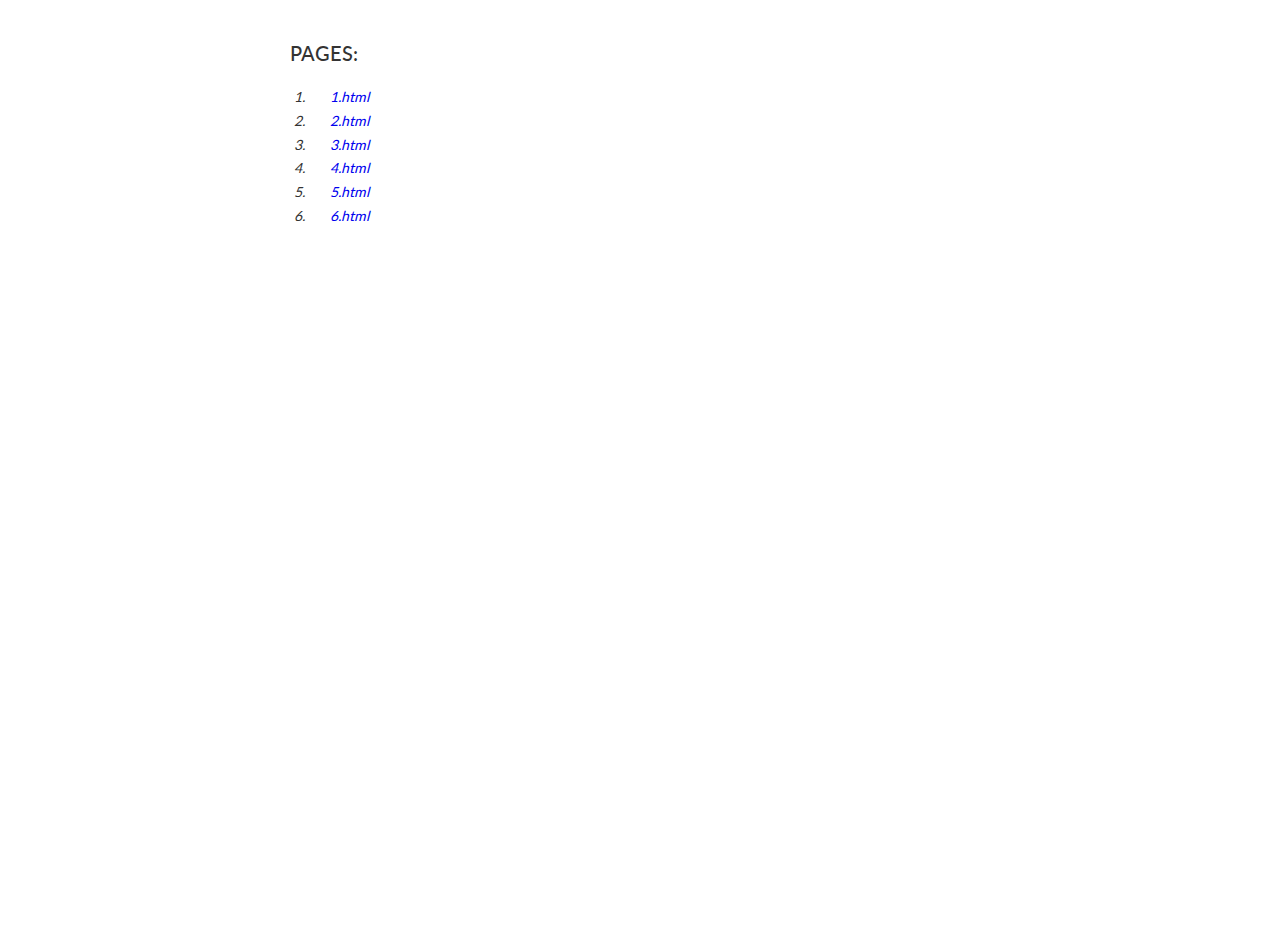
<file: dev/index.html>
<!doctype html>
<html class="no-js" lang="ru">

	<head>
		<meta charset="utf-8">
		<meta http-equiv="x-ua-compatible" content="ie=edge">
		<title>Редкие болезни</title>
		<meta content="" name="description">
		<meta content="" name="keywords">
		<meta name="viewport" content="width=device-width, initial-scale=1">
		
		<meta content="telephone=no" name="format-detection">
		<!-- This make sence for mobile browsers. It means, that content has been optimized for mobile browsers -->
		<meta name="HandheldFriendly" content="true">
		
		
		<!--[if (gt IE 9)|!(IE)]><!--><link href="static/css/main.css" rel="stylesheet" type="text/css"><!--<![endif]-->
		
		
		<link rel="icon" type="image/png" href="favicon.png">
		<script>
		    (function(H){H.className=H.className.replace(/\bno-js\b/,'js')})(document.documentElement)
		</script>
		
	</head>

	<body class="page">
		

		<div class="page__vs">

			<div class="literature">
				<h6 class="literature__title">PAGES:</h6>
				<ol class="literature__list">
					<li class="literature__item">
						<a href="1.html" target="_blank">1.html</a>
					</li>
					<li class="literature__item">
						<a href="2.html" target="_blank">2.html</a>
					</li>
					<li class="literature__item">
						<a href="3.html" target="_blank">3.html</a>
					</li>
					<li class="literature__item">
						<a href="4.html" target="_blank">4.html</a>
					</li>
					<li class="literature__item">
						<a href="5.html" target="_blank">5.html</a>
					</li>
					<li class="literature__item">
						<a href="6.html" target="_blank">6.html</a>
					</li>
				</ol>

			</div>


		</div><!-- end -->

	</body>

</html>
</file>
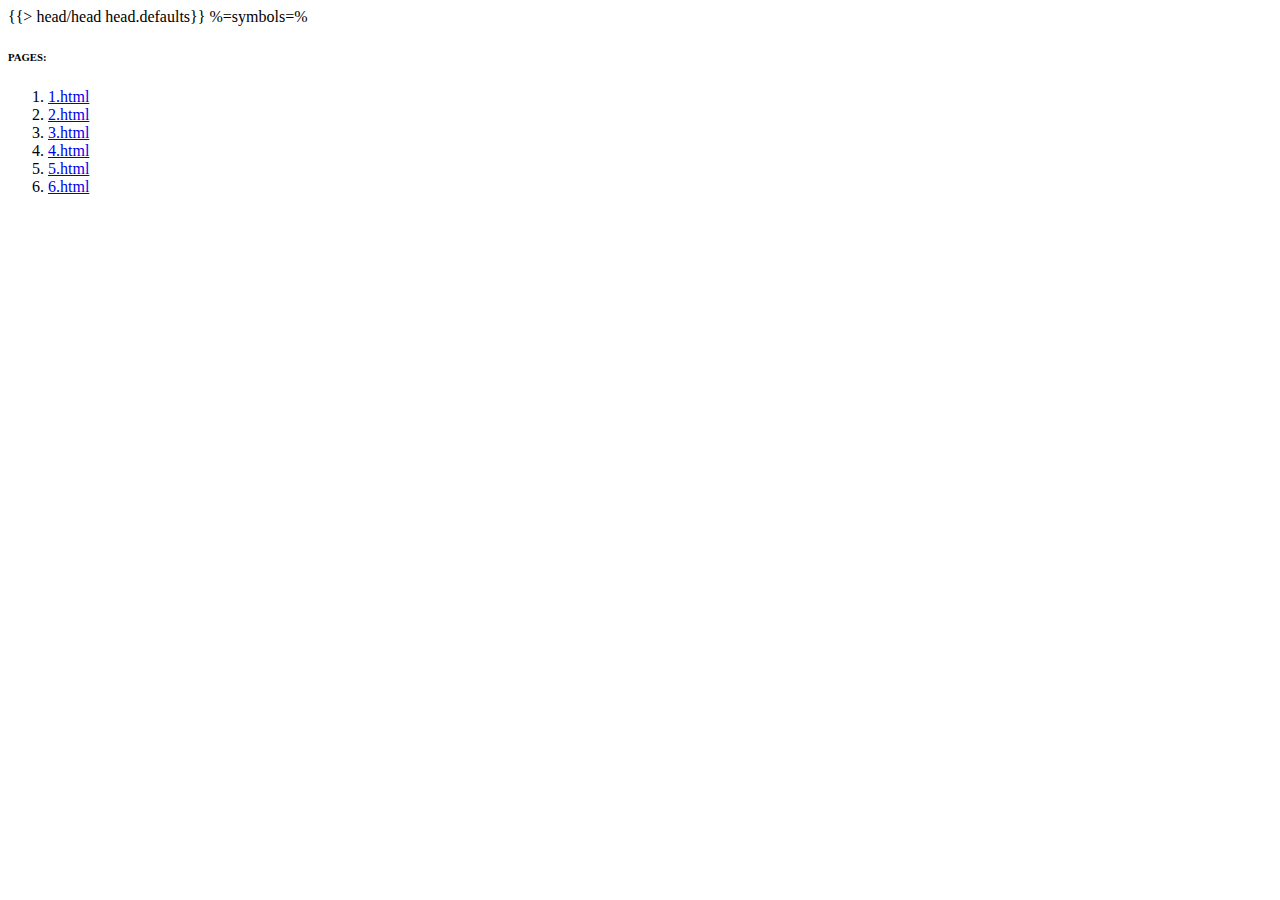
<file: markup/pages/index.html>
<!doctype html>
<html class="no-js" lang="ru">

	<head>
		{{> head/head head.defaults}}
	</head>

	<body class="page">
		%=symbols=%

		<div class="page__vs">

			<div class="literature">
				<h6 class="literature__title">PAGES:</h6>
				<ol class="literature__list">
					<li class="literature__item">
						<a href="1.html" target="_blank">1.html</a>
					</li>
					<li class="literature__item">
						<a href="2.html" target="_blank">2.html</a>
					</li>
					<li class="literature__item">
						<a href="3.html" target="_blank">3.html</a>
					</li>
					<li class="literature__item">
						<a href="4.html" target="_blank">4.html</a>
					</li>
					<li class="literature__item">
						<a href="5.html" target="_blank">5.html</a>
					</li>
					<li class="literature__item">
						<a href="6.html" target="_blank">6.html</a>
					</li>
				</ol>

			</div>


		</div><!-- end -->

	</body>

</html>
</file>
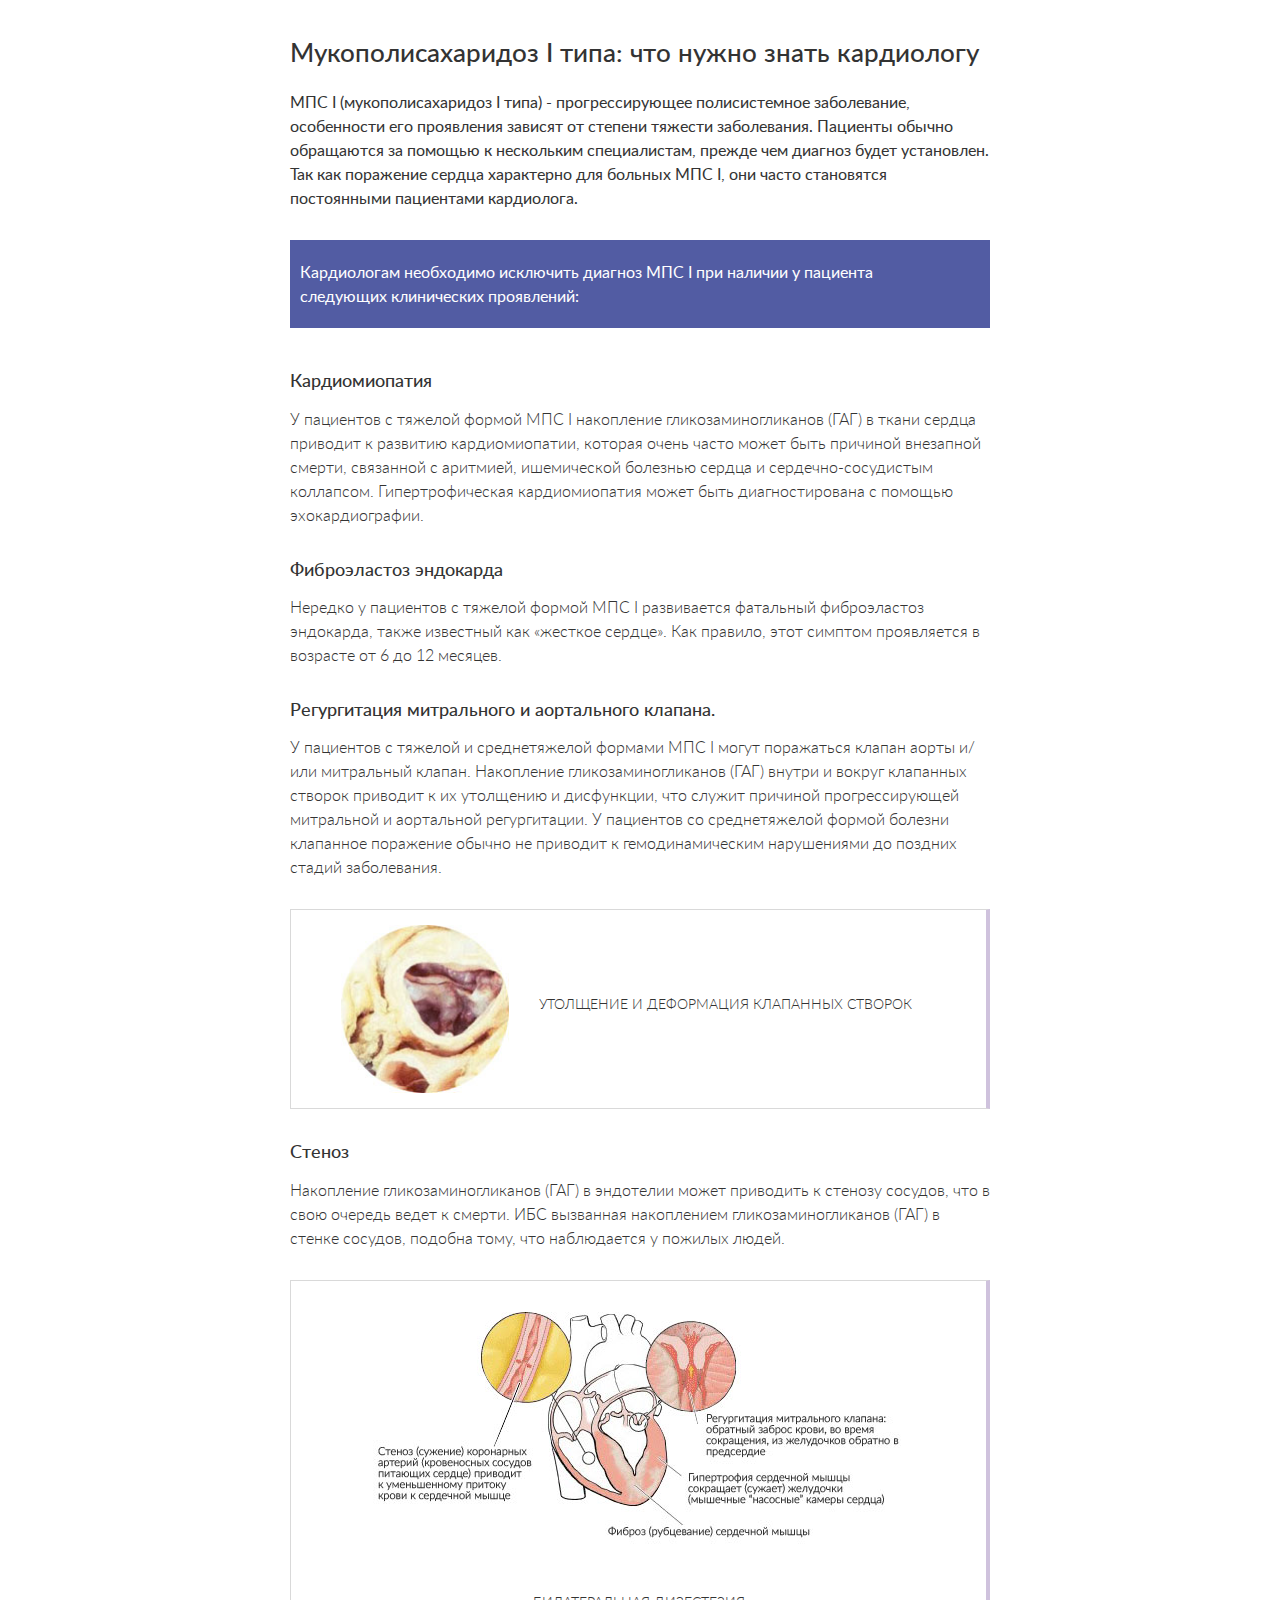
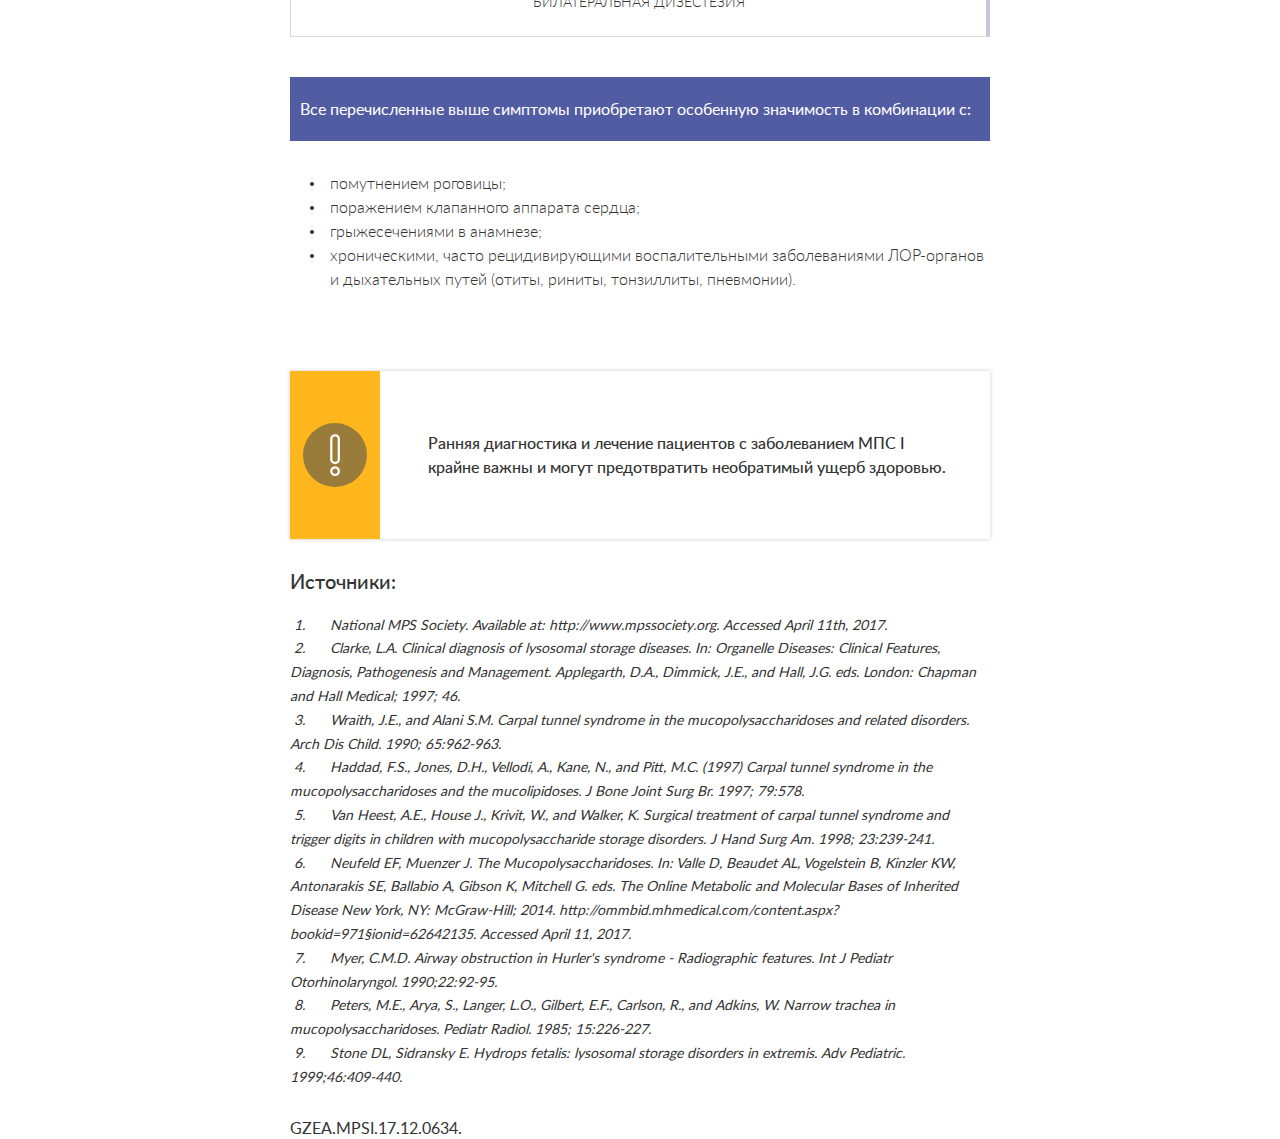
<file: dev/1.html>
<!doctype html>
<html class="no-js" lang="ru">

	<head>
		<meta charset="utf-8">
		<meta http-equiv="x-ua-compatible" content="ie=edge">
		<title>Редкие болезни</title>
		<meta content="" name="description">
		<meta content="" name="keywords">
		<meta name="viewport" content="width=device-width, initial-scale=1">
		
		<meta content="telephone=no" name="format-detection">
		<!-- This make sence for mobile browsers. It means, that content has been optimized for mobile browsers -->
		<meta name="HandheldFriendly" content="true">
		
		
		<!--[if (gt IE 9)|!(IE)]><!--><link href="static/css/main.css" rel="stylesheet" type="text/css"><!--<![endif]-->
		
		
		<link rel="icon" type="image/png" href="favicon.png">
		<script>
		    (function(H){H.className=H.className.replace(/\bno-js\b/,'js')})(document.documentElement)
		</script>
		
	</head>

	<body class="page">
		

		<div class="page__vs">
			<h2 class="title__main">Мукополисахаридоз I типа: что нужно знать кардиологу</h2>
			<div class="box_30">
				<p class="desc__n mod_r">МПС I (мукополисахаридоз I типа) - прогрессирующее полисистемное заболевание, особенности его проявления зависят от степени тяжести заболевания. Пациенты обычно обращаются за помощью к нескольким специалистам, прежде чем диагноз будет установлен. Так как поражение сердца характерно для больных МПС I, они часто становятся постоянными пациентами кардиолога. </p>
			</div>

			<div class="marked box_40">
				<p class="desc__n">
					Кардиологам необходимо исключить диагноз МПС I при наличии у пациента <br> следующих клинических проявлений:
				</p>
			</div>

			<div class="box_30">
				<h3 class="title__section">Кардиомиопатия</h3>
				<p class="desc__n">
					У пациентов с тяжелой формой МПС I накопление гликозаминогликанов (ГАГ) в ткани сердца приводит к развитию  кардиомиопатии, которая очень часто может быть причиной внезапной смерти, связанной с аритмией, ишемической болезнью сердца и сердечно-сосудистым коллапсом. Гипертрофическая кардиомиопатия может быть диагностирована с помощью эхокардиографии.
				</p>
			</div>

			<div class="box_30">
				<h3 class="title__section">Фиброэластоз эндокарда</h3>
				<p class="desc__n">
					Нередко у пациентов с тяжелой формой МПС I развивается фатальный фиброэластоз эндокарда, также известный как «жесткое сердце». Как правило, этот симптом проявляется в возрасте от 6 до 12 месяцев.
				</p>
			</div>

			<div class="box_30">
				<h3 class="title__section">Регургитация митрального и аортального клапана.</h3>
				<p class="desc__n">
					У пациентов с тяжелой и среднетяжелой формами МПС I могут поражаться клапан аорты и/или митральный клапан. Накопление гликозаминогликанов (ГАГ) внутри и вокруг клапанных створок приводит к их утолщению и дисфункции, что служит причиной прогрессирующей митральной и аортальной регургитации. У пациентов со среднетяжелой формой болезни клапанное поражение обычно не приводит к гемодинамическим нарушениями до поздних стадий заболевания.
				</p>
			</div>

			<!--  -->
			<div class="example mod_round box_30">
				<div class="example__pic">
					<img src="static/img/content/01.jpg" alt="example img" class="example__img">
				</div>
				<h6 class="example__title">Утолщение и деформация клапанных створок</h6>
			</div>
			<!--  -->

			<div class="box_30">
				<h3 class="title__section">Стеноз</h3>
				<p class="desc__n">
					Накопление гликозаминогликанов (ГАГ) в эндотелии  может приводить к стенозу сосудов, что в свою очередь ведет к смерти. ИБС вызванная накоплением гликозаминогликанов (ГАГ) в стенке сосудов, подобна тому, что наблюдается у пожилых людей.
				</p>
			</div>

			<!--  -->
			<div class="example box_40">
				<div class="example__pic ">
					<img src="static/img/content/02.jpg" alt="example img" class="example__img">
				</div>
				<h6 class="example__title">Билатеральная дизестезия</h6>
			</div>
			<!--  -->

			<div class="marked box_30">
				<p class="desc__n">
					Все перечисленные выше симптомы приобретают особенную значимость в комбинации с:
				</p>
			</div>

			<div class="box_80">
				<ul class="list">
					<li class="list__item">помутнением роговицы; </li>
					<li class="list__item">поражением клапанного аппарата сердца; </li>
					<li class="list__item">грыжесечениями в анамнезе; </li>
					<li class="list__item">хроническими, часто рецидивирующими воспалительными заболеваниями ЛОР-органов и дыхательных путей (отиты, риниты, тонзиллиты, пневмонии).</li>
				</ul>
			</div>

			<div class="warning box_30 is-shadow">
				<div class="warning__container">
					<div class="warning__pic">
						<img src="static/img/content/warning.png" alt="warning image" class="warning__img">
					</div>
				</div>
				<div class="warning__content">
					<p class="desc__m">Ранняя диагностика и лечение пациентов с заболеванием МПС I <br> крайне важны и могут предотвратить необратимый ущерб здоровью.  </p>
				</div>
			</div>

			<div class="literature">
				<h6 class="literature__title">Источники:</h6>
				<ol class="literature__list">
					<li class="literature__item">National MPS Society. Available at: http://www.mpssociety.org. Accessed April 11th, 2017.</li>
					<li class="literature__item">Clarke, L.A. Clinical diagnosis of lysosomal storage diseases. In: Organelle Diseases: Clinical Features, Diagnosis, Pathogenesis and Management. Applegarth, D.A., Dimmick, J.E., and Hall, J.G. eds. London: Chapman and Hall Medical; 1997; 46.</li>
					<li class="literature__item">Wraith, J.E., and Alani S.M. Carpal tunnel syndrome in the mucopolysaccharidoses and related disorders. Arch Dis Child. 1990; 65:962-963.</li>
					<li class="literature__item">Haddad, F.S., Jones, D.H., Vellodi, A., Kane, N., and Pitt, M.C. (1997) Carpal tunnel syndrome in the mucopolysaccharidoses and the mucolipidoses. J Bone Joint Surg Br. 1997; 79:578.</li>
					<li class="literature__item">Van Heest, A.E., House J., Krivit, W., and Walker, K. Surgical treatment of carpal tunnel syndrome and trigger digits in children with mucopolysaccharide storage disorders. J Hand Surg Am. 1998; 23:239-241.</li>
					<li class="literature__item">Neufeld EF, Muenzer J. The Mucopolysaccharidoses. In: Valle D, Beaudet AL, Vogelstein B, Kinzler KW, Antonarakis SE, Ballabio A, Gibson K, Mitchell G. eds. The Online Metabolic and Molecular Bases of Inherited Disease New York, NY: McGraw-Hill; 2014. http://ommbid.mhmedical.com/content.aspx?bookid=971§ionid=62642135. Accessed April 11, 2017.</li>
					<li class="literature__item">Myer, C.M.D. Airway obstruction in Hurler's syndrome - Radiographic features. Int J Pediatr Otorhinolaryngol. 1990;22:92-95.</li>
					<li class="literature__item">Peters, M.E., Arya, S., Langer, L.O., Gilbert, E.F., Carlson, R., and Adkins, W. Narrow trachea in mucopolysaccharidoses. Pediatr Radiol. 1985; 15:226-227.</li>
					<li class="literature__item">Stone DL, Sidransky E. Hydrops fetalis: lysosomal storage disorders in extremis. Adv Pediatric. 1999;46:409-440.</li>
				</ol>

			</div>

			<div class="ru-number">GZEA.MPSI.17.12.0634.</div>


		</div><!-- end -->

	</body>

</html>
</file>
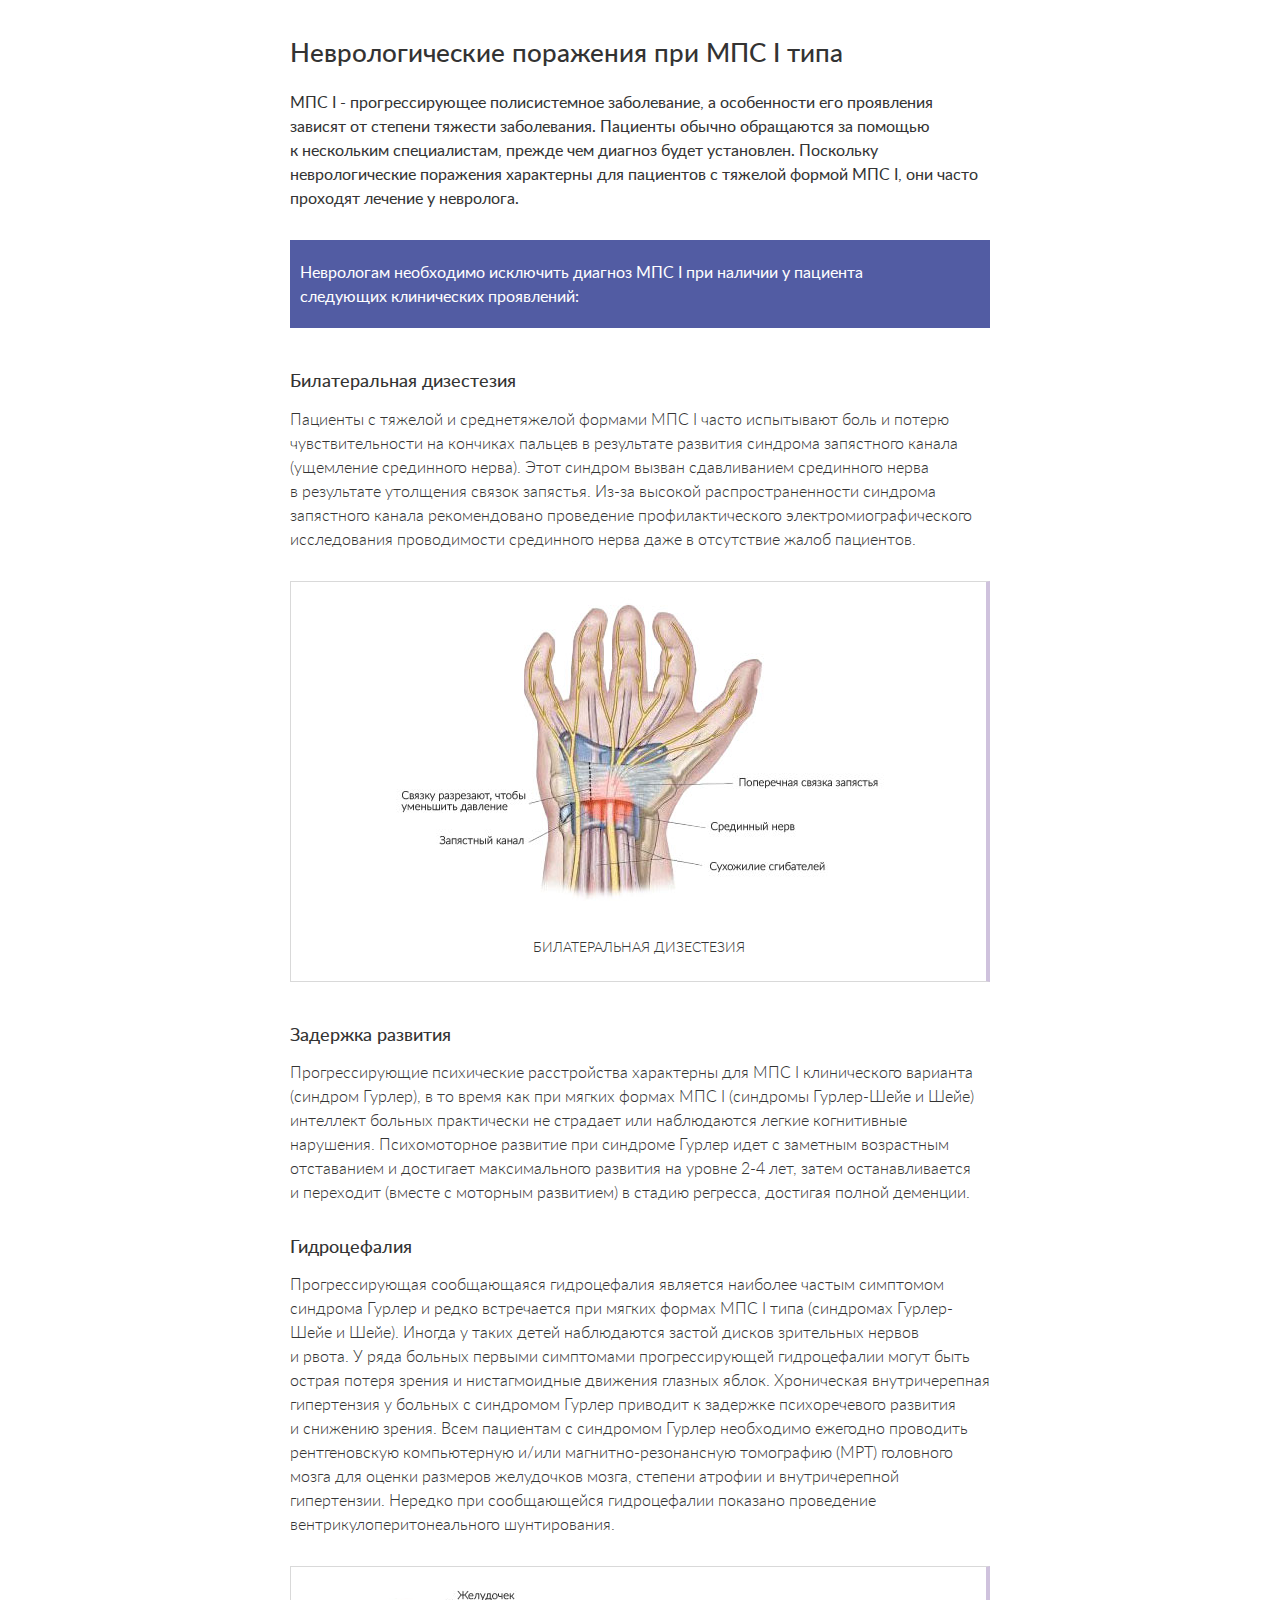
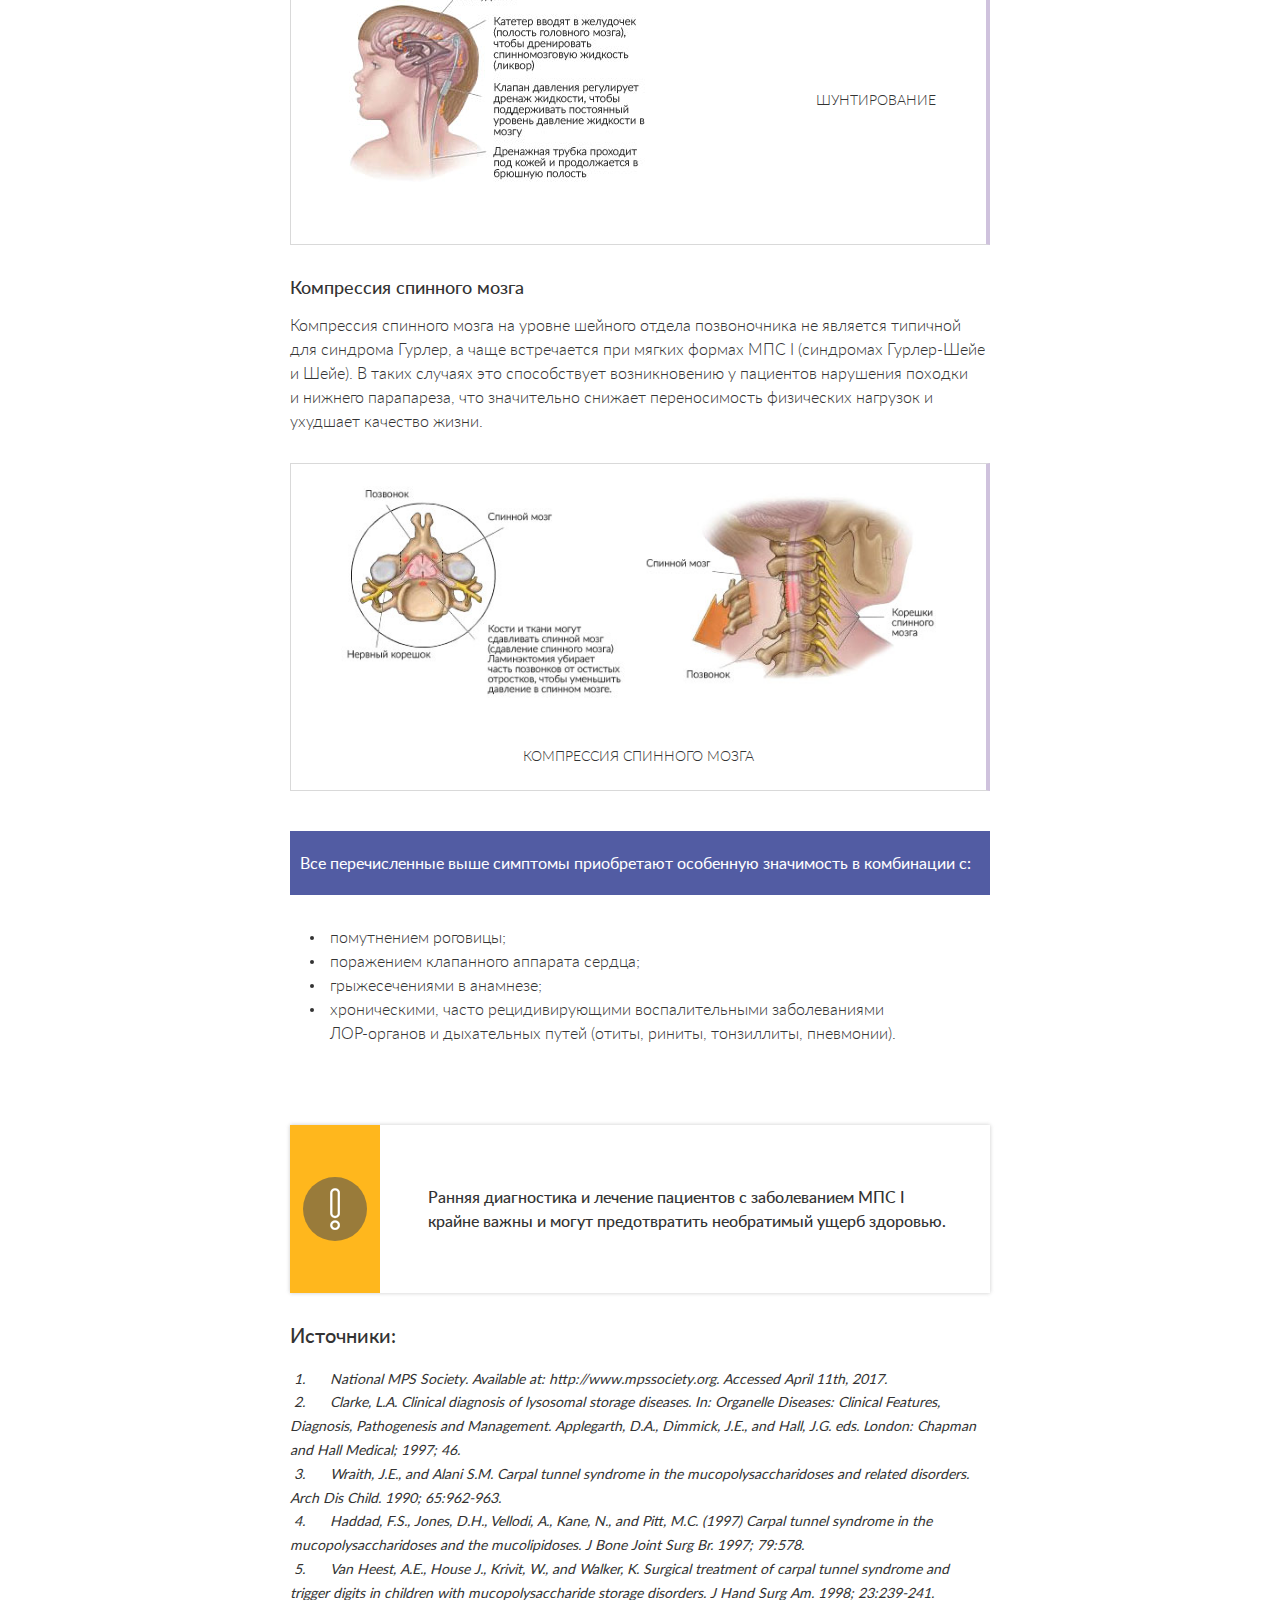
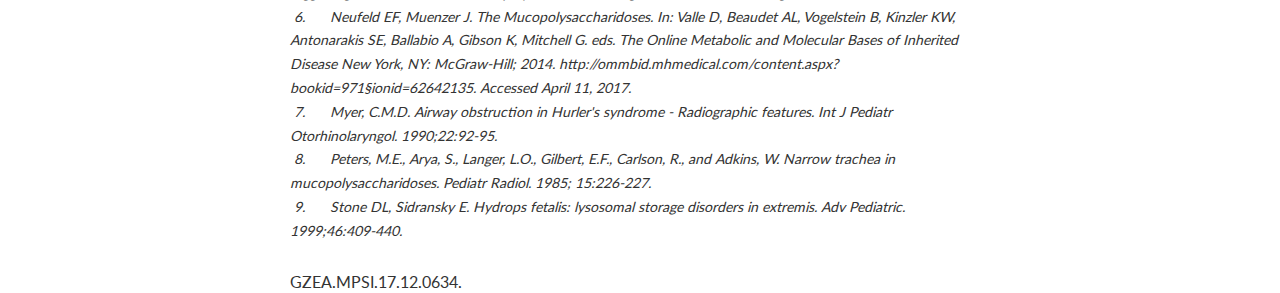
<file: dev/2.html>
<!doctype html>
<html class="no-js" lang="ru">

	<head>
		<meta charset="utf-8">
		<meta http-equiv="x-ua-compatible" content="ie=edge">
		<title>Редкие болезни</title>
		<meta content="" name="description">
		<meta content="" name="keywords">
		<meta name="viewport" content="width=device-width, initial-scale=1">
		
		<meta content="telephone=no" name="format-detection">
		<!-- This make sence for mobile browsers. It means, that content has been optimized for mobile browsers -->
		<meta name="HandheldFriendly" content="true">
		
		
		<!--[if (gt IE 9)|!(IE)]><!--><link href="static/css/main.css" rel="stylesheet" type="text/css"><!--<![endif]-->
		
		
		<link rel="icon" type="image/png" href="favicon.png">
		<script>
		    (function(H){H.className=H.className.replace(/\bno-js\b/,'js')})(document.documentElement)
		</script>
		
	</head>

	<body class="page">
		

		<div class="page__vs">
			<h2 class="title__main">Неврологические поражения при МПС I типа </h2>
			<div class="box_30">
				<p class="desc__n mod_r">МПС I - прогрессирующее полисистемное заболевание, а особенности его проявления зависят от степени тяжести заболевания. Пациенты обычно обращаются за помощью <br> к нескольким специалистам, прежде чем диагноз будет установлен. Поскольку неврологические поражения характерны для пациентов с тяжелой формой МПС I, они часто проходят лечение у невролога.</p>
			</div>

			<div class="marked box_40">
				<p class="desc__n">
					Неврологам необходимо исключить диагноз МПС I при наличии у пациента <br> следующих клинических проявлений:
				</p>
			</div>

			<div class="box_30">
				<h3 class="title__section">Билатеральная дизестезия</h3>
				<p class="desc__n">
					Пациенты с тяжелой и среднетяжелой формами МПС I часто испытывают боль и потерю чувствительности на кончиках пальцев в результате развития синдрома запястного канала (ущемление срединного нерва). Этот синдром вызван сдавливанием  срединного нерва <br> в результате утолщения связок запястья. Из-за высокой распространенности синдрома запястного канала рекомендовано проведение профилактического электромиографического исследования проводимости срединного нерва даже в отсутствие жалоб пациентов.
				</p>
			</div>
			<!--  -->
			<div class="example box_40">
				<div class="example__pic ">
					<img src="static/img/content/03.jpg" alt="example img" class="example__img">
				</div>
				<h6 class="example__title">Билатеральная дизестезия</h6>
			</div>
			<!--  -->

			<div class="box_30">
				<h3 class="title__section">Задержка развития</h3>
				<p class="desc__n">
					Прогрессирующие психические расстройства характерны для МПС I клинического варианта  (синдром Гурлер), в то время как при мягких формах МПС I (синдромы Гурлер-Шейе и Шейе) интеллект больных практически не страдает или наблюдаются легкие когнитивные нарушения. Психомоторное развитие при синдроме Гурлер идет с заметным возрастным отставанием и достигает максимального развития на уровне 2-4 лет, затем останавливается <br> и переходит (вместе с моторным развитием) в стадию регресса, достигая полной деменции.
				</p>
			</div>

			<div class="box_30">
				<h3 class="title__section">Гидроцефалия</h3>
				<p class="desc__n">
					Прогрессирующая сообщающаяся гидроцефалия является наиболее частым симптомом синдрома Гурлер и редко встречается при мягких формах МПС I типа (синдромах Гурлер-Шейе и Шейе). Иногда у таких детей наблюдаются застой дисков зрительных нервов  <br>и рвота. У ряда больных первыми симптомами прогрессирующей гидроцефалии могут быть острая потеря зрения и нистагмоидные движения глазных яблок. Хроническая внутричерепная гипертензия у больных с синдромом Гурлер приводит к задержке психоречевого развития <br> и снижению зрения. Всем пациентам с синдромом Гурлер необходимо ежегодно проводить рентгеновскую компьютерную и/или магнитно-резонансную томографию (МРТ) головного мозга для оценки размеров желудочков мозга, степени атрофии и внутричерепной гипертензии. Нередко при сообщающейся гидроцефалии показано проведение вентрикулоперитонеального шунтирования.
				</p>
			</div>

			<!--  -->
			<div class="example mod_flex box_30">
				<div class="example__pic">
					<img src="static/img/content/04.jpg" alt="example img" class="example__img">
				</div>
				<h6 class="example__title">Шунтирование</h6>
			</div>
			<!--  -->

			<div class="box_30">
				<h3 class="title__section">Компрессия спинного мозга</h3>
				<p class="desc__n">
					Компрессия спинного мозга на уровне шейного отдела позвоночника не является типичной для синдрома Гурлер, а чаще встречается при мягких формах МПС I (синдромах Гурлер-Шейе и Шейе). В таких случаях это способствует возникновению у пациентов нарушения походки <br> и нижнего парапареза, что значительно снижает переносимость физических нагрузок и ухудшает качество жизни.
				</p>
			</div>

			<!--  -->
			<div class="example box_40">
				<div class="example__pic ">
					<img src="static/img/content/05.jpg" alt="example img" class="example__img">
				</div>
				<h6 class="example__title">Компрессия спинного мозга</h6>
			</div>
			<!--  -->

			<div class="marked box_30">
				<p class="desc__n">
					Все перечисленные выше симптомы приобретают особенную значимость в комбинации с:
				</p>
			</div>

			<div class="box_80">
				<ul class="list">
					<li class="list__item">помутнением роговицы; </li>
					<li class="list__item">поражением клапанного аппарата сердца;</li>
					<li class="list__item">грыжесечениями в анамнезе; </li>
					<li class="list__item">хроническими, часто рецидивирующими воспалительными заболеваниями <br> ЛОР-органов и дыхательных путей (отиты, риниты, тонзиллиты, пневмонии). </li>
				</ul>
			</div>

			<div class="warning box_30 is-shadow">
				<div class="warning__container">
					<div class="warning__pic">
						<img src="static/img/content/warning.png" alt="warning image" class="warning__img">
					</div>
				</div>
				<div class="warning__content">
					<p class="desc__m">Ранняя диагностика и лечение пациентов с заболеванием МПС I <br> крайне важны и могут предотвратить необратимый ущерб здоровью.</p>
				</div>
			</div>

			<div class="literature">
				<h6 class="literature__title">Источники:</h6>
				<ol class="literature__list">
					<li class="literature__item">National MPS Society. Available at: http://www.mpssociety.org. Accessed April 11th, 2017.</li>
					<li class="literature__item">Clarke, L.A. Clinical diagnosis of lysosomal storage diseases. In: Organelle Diseases: Clinical Features, Diagnosis, Pathogenesis and Management. Applegarth, D.A., Dimmick, J.E., and Hall, J.G. eds. London: Chapman and Hall Medical; 1997; 46.</li>
					<li class="literature__item">Wraith, J.E., and Alani S.M. Carpal tunnel syndrome in the mucopolysaccharidoses and related disorders. Arch Dis Child. 1990; 65:962-963.</li>
					<li class="literature__item">Haddad, F.S., Jones, D.H., Vellodi, A., Kane, N., and Pitt, M.C. (1997) Carpal tunnel syndrome in the mucopolysaccharidoses and the mucolipidoses. J Bone Joint Surg Br. 1997; 79:578.</li>
					<li class="literature__item">Van Heest, A.E., House J., Krivit, W., and Walker, K. Surgical treatment of carpal tunnel syndrome and trigger digits in children with mucopolysaccharide storage disorders. J Hand Surg Am. 1998; 23:239-241.</li>
					<li class="literature__item">Neufeld EF, Muenzer J. The Mucopolysaccharidoses. In: Valle D, Beaudet AL, Vogelstein B, Kinzler KW, Antonarakis SE, Ballabio A, Gibson K, Mitchell G. eds. The Online Metabolic and Molecular Bases of Inherited Disease New York, NY: McGraw-Hill; 2014. http://ommbid.mhmedical.com/content.aspx?bookid=971§ionid=62642135. Accessed April 11, 2017.</li>
					<li class="literature__item">Myer, C.M.D. Airway obstruction in Hurler's syndrome - Radiographic features. Int J Pediatr Otorhinolaryngol. 1990;22:92-95.</li>
					<li class="literature__item">Peters, M.E., Arya, S., Langer, L.O., Gilbert, E.F., Carlson, R., and Adkins, W. Narrow trachea in mucopolysaccharidoses. Pediatr Radiol. 1985; 15:226-227.</li>
					<li class="literature__item">Stone DL, Sidransky E. Hydrops fetalis: lysosomal storage disorders in extremis. Adv Pediatric. 1999;46:409-440.</li>
				</ol>

			</div>
			<div class="ru-number">GZEA.MPSI.17.12.0634.</div>


		</div><!-- end -->

	</body>

</html>
</file>
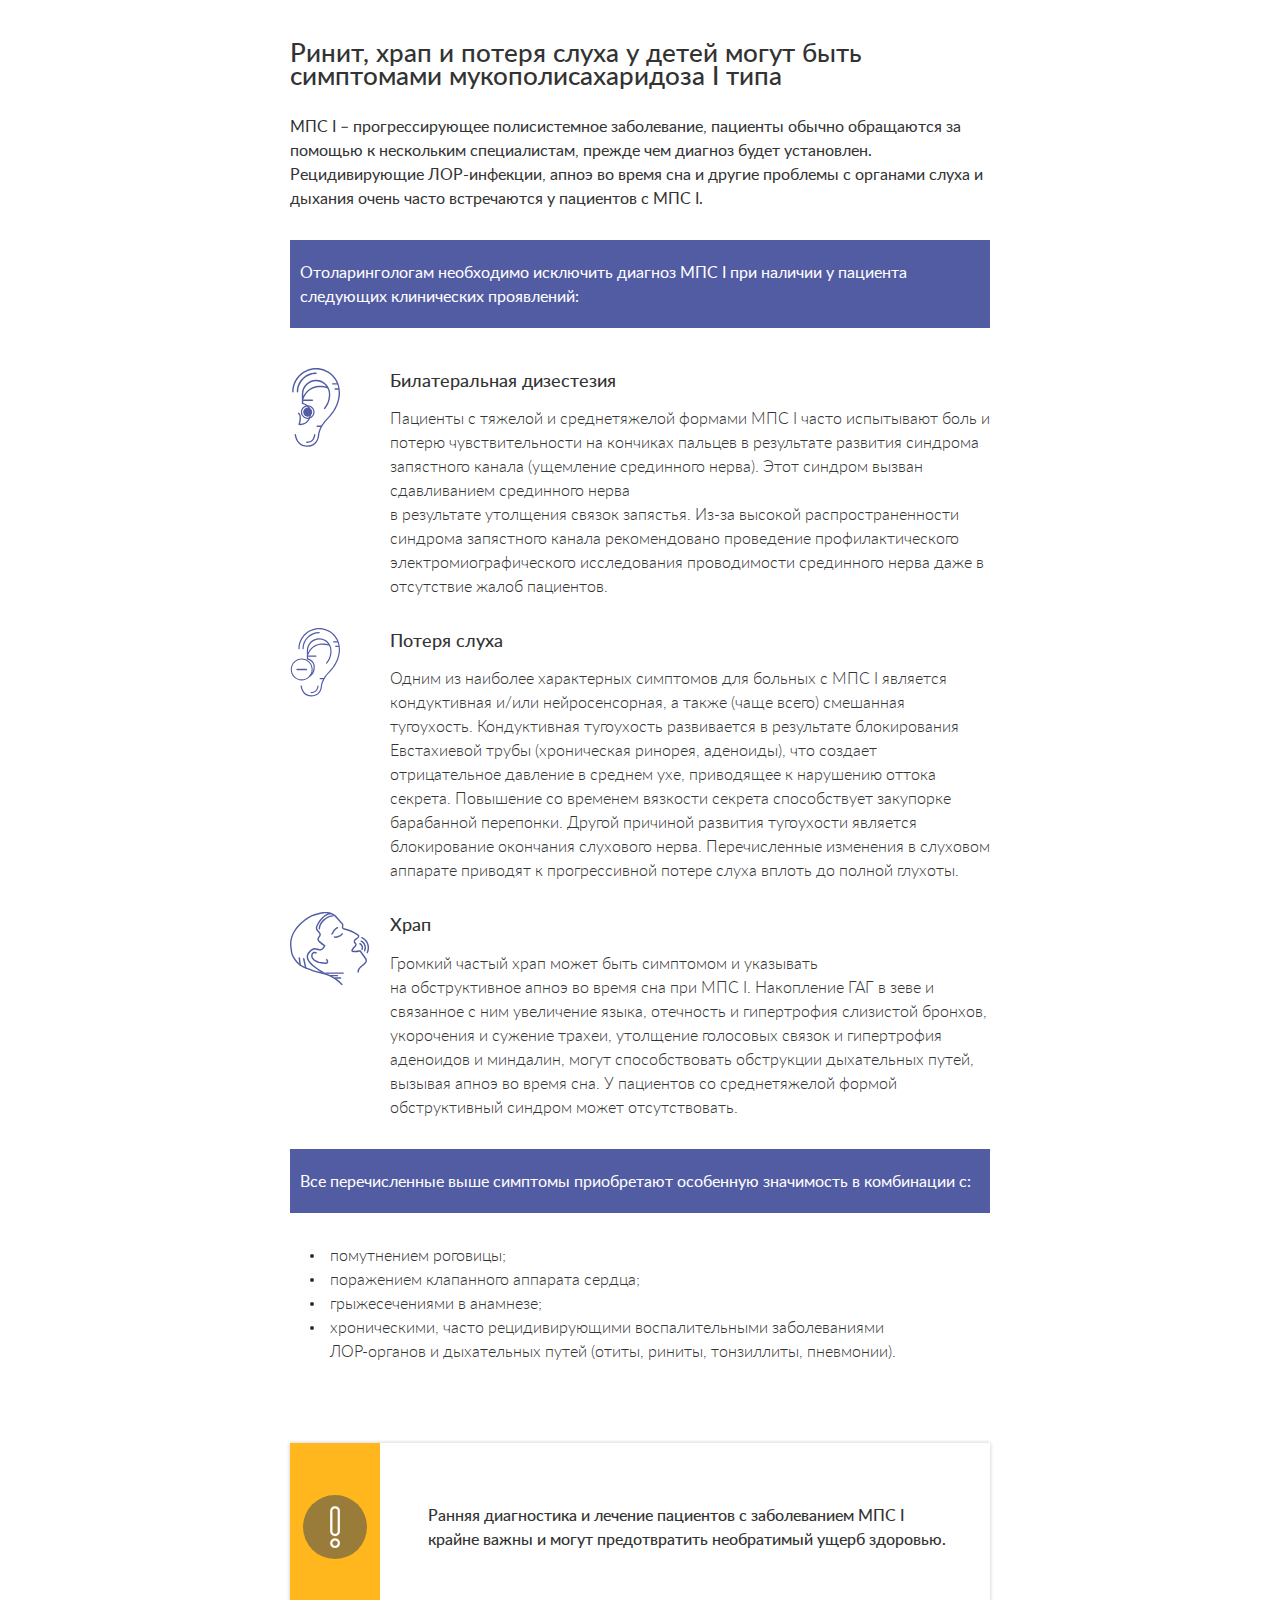
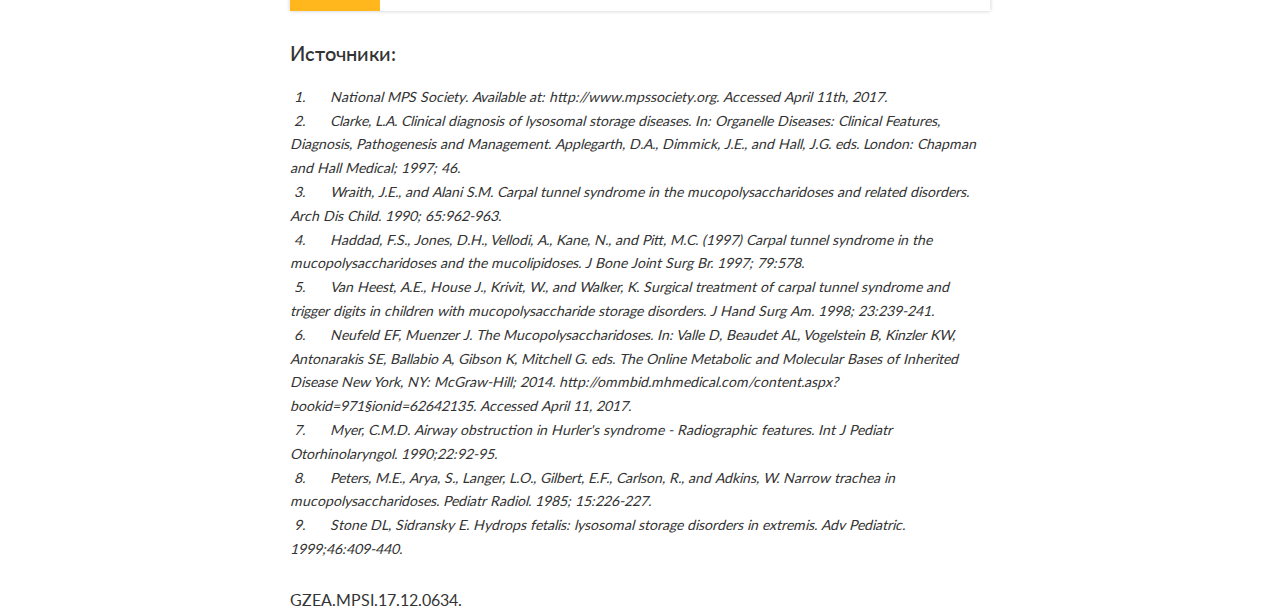
<file: dev/3.html>
<!doctype html>
<html class="no-js" lang="ru">

	<head>
		<meta charset="utf-8">
		<meta http-equiv="x-ua-compatible" content="ie=edge">
		<title>Редкие болезни</title>
		<meta content="" name="description">
		<meta content="" name="keywords">
		<meta name="viewport" content="width=device-width, initial-scale=1">
		
		<meta content="telephone=no" name="format-detection">
		<!-- This make sence for mobile browsers. It means, that content has been optimized for mobile browsers -->
		<meta name="HandheldFriendly" content="true">
		
		
		<!--[if (gt IE 9)|!(IE)]><!--><link href="static/css/main.css" rel="stylesheet" type="text/css"><!--<![endif]-->
		
		
		<link rel="icon" type="image/png" href="favicon.png">
		<script>
		    (function(H){H.className=H.className.replace(/\bno-js\b/,'js')})(document.documentElement)
		</script>
		
	</head>

	<body class="page">
		

		<div class="page__vs">
			<h2 class="title__main">Ринит, храп и потеря слуха у детей могут быть симптомами мукополисахаридоза I типа </h2>
			<div class="box_30">
				<p class="desc__n mod_r">МПС I – прогрессирующее полисистемное заболевание, пациенты обычно обращаются за помощью к нескольким специалистам, прежде чем диагноз будет установлен. Рецидивирующие ЛОР-инфекции, апноэ во время сна и другие проблемы с органами слуха и дыхания очень часто встречаются у пациентов с МПС I. </p>
			</div>

			<div class="marked box_40">
				<p class="desc__n">
					Отоларингологам необходимо исключить диагноз МПС I при наличии у пациента <br> следующих клинических проявлений:
				</p>
			</div>

			<div class="picturelist box_30">
				<div class="picturelist__pic size-01">
					<svg version="1.1"  class="picturelist__img" id="Слой_1" xmlns="http://www.w3.org/2000/svg" xmlns:xlink="http://www.w3.org/1999/xlink" x="0px" y="0px" viewBox="0 0 246.5 396.6" style="enable-background:new 0 0 246.5 396.6;" xml:space="preserve">
						<path d="M246.3,117.5C246.2,52.7,193.5,0,128.6,0C63.7,0,10.9,52.8,10.9,117.7c0,1.9,1.5,3.4,3.4,3.4c1.9,0,3.4-1.5,3.4-3.4
							C17.7,56.6,67.5,6.8,128.6,6.8c45.9,0,85.5,28.1,102.3,68h-20.7c-1.9,0-3.4,1.5-3.4,3.4c0,1.9,1.5,3.4,3.4,3.4h23.3
							c2.1,6,3.7,12.3,4.7,18.8h-16c-1.9,0-3.4,1.5-3.4,3.4c0,1.9,1.5,3.4,3.4,3.4H239c0.3,3.5,0.5,7,0.5,10.5c0,0.1,0,0.2,0,0.3
							c0,0.2,1.6,17.1-4.5,41.2c-5.6,22.2-19,55.4-51.2,86.9c-13.5,13.3-23,26.3-29.8,38h-19.9c-1.9,0-3.4,1.5-3.4,3.4
							c0,1.9,1.5,3.4,3.4,3.4h16.2c-10.8,21.2-12.1,36.5-12.2,38c-3.6,34.7-22.7,53-55.3,53c-28.4,0-48.3-20.1-53.3-53.8
							c-0.3-1.9-2-3.1-3.9-2.9c-1.9,0.3-3.1,2-2.9,3.9c5.5,36.7,28.5,59.6,60,59.6c17.2,0,31.3-4.7,41.8-14c11.4-10.1,18.2-25.3,20.3-45.3
							c0,0,0-0.1,0-0.1c0-0.4,3-38.6,43.7-78.5c33.4-32.8,47.3-67.3,53.1-90.4C247.7,136.4,246.5,119.6,246.3,117.5L246.3,117.5z
							 M246.3,117.5"/>
						<path d="M128.6,22.7c-52.4,0-95,42.6-95,95c0,1.9,1.5,3.4,3.4,3.4c1.9,0,3.4-1.5,3.4-3.4c0-48.7,39.6-88.2,88.2-88.2
							c1.9,0,3.4-1.5,3.4-3.4C132,24.2,130.5,22.7,128.6,22.7L128.6,22.7z M128.6,22.7"/>
						<path d="M118.2,328.9c-2.3,22.5-14.2,33.9-35.3,33.9c-1.9,0-3.4,1.5-3.4,3.4c0,1.9,1.5,3.4,3.4,3.4c24.5,0,39.4-14.2,42.1-40.1
							c0.2-1.9-1.2-3.5-3-3.7C120,325.7,118.4,327.1,118.2,328.9L118.2,328.9z M118.2,328.9"/>
						<path d="M96.3,232.2c-0.4,2.2-0.8,4.4-1.4,6.6c-8.5,32.6-34.9,36-45.2,36.1c1.2-4.4,3-11.8,3.9-19.7c2-17.8-1.4-29.2-10.1-34.1
							c-1.6-0.9-3.7-0.3-4.6,1.3c-0.9,1.6-0.3,3.7,1.3,4.6c12.6,7,5.5,38.4,1.7,50c-0.3,1-0.2,2,0.4,2.9c0.5,0.9,1.5,1.4,2.5,1.6
							c0.2,0,1.8,0.2,4.3,0.2c4.4,0,11.6-0.5,19.5-3.3c11.6-4.1,26.7-14,32.9-37.8c4.6-17.8,3.1-33-4.5-45.3C87.5,180,71.7,174,65.4,172.1
							v-9.5h44.9c1.9,0,3.4-1.5,3.4-3.4c0-1.9-1.5-3.4-3.4-3.4H65.4v-1.1c14.4-36.3,38.9-56.4,72.7-59.9c24-2.4,44.5,4.8,47.2,5.8
							c4.1,8.4,6.4,17.8,6.4,27.8c0,0.1,0,0.2,0,0.2c0,0.4,2.5,39.1-24,68.4c-1.3,1.4-1.1,3.5,0.2,4.8l0,0c1.4,1.3,3.5,1.2,4.8-0.2
							c28-31,25.9-70.3,25.7-73.3c-0.1-38.5-31.4-69.9-70-69.9c-38.6,0-70,31.4-70,70v46.4c0,1.6,1.1,3,2.7,3.3c0.2,0,19.7,4.3,29.8,20.7
							c4.6,7.5,6.6,16.4,5.9,26.6L96.3,232.2z M110.2,95c-18.8,8.2-33.8,22.7-44.8,43.4v-10.1c0-34.8,28.4-63.2,63.2-63.2
							c21.2,0,40,10.5,51.5,26.6C166.5,88,138,82.9,110.2,95L110.2,95z M110.2,95"/>
						<g>
							<path d="M87.4,251.2c-18.6,0-33.8-15.2-33.8-33.8s15.2-33.8,33.8-33.8s33.8,15.2,33.8,33.8S106,251.2,87.4,251.2z M87.4,189.7
								c-15.3,0-27.8,12.5-27.8,27.8s12.5,27.8,27.8,27.8s27.8-12.5,27.8-27.8S102.7,189.7,87.4,189.7z"/>
						</g>
						<circle cx="87.4" cy="217.4" r="22.4"/>
					</svg>
					</div>
				<div class="picturelist__content">
					<h3 class="title__section">Билатеральная дизестезия</h3>
					<p class="desc__n">
						Пациенты с тяжелой и среднетяжелой формами МПС I часто испытывают боль и потерю чувствительности на кончиках пальцев в результате развития синдрома запястного канала (ущемление срединного нерва). Этот синдром вызван сдавливанием  срединного нерва <br> в результате утолщения связок запястья. Из-за высокой распространенности синдрома запястного канала рекомендовано проведение профилактического электромиографического исследования проводимости срединного нерва даже в отсутствие жалоб пациентов.
					</p>
				</div>
			</div>

			<div class="picturelist box_30">
				<div class="picturelist__pic size-01">
					<svg version="1.1" class="picturelist__img" id="Слой_1" xmlns="http://www.w3.org/2000/svg" xmlns:xlink="http://www.w3.org/1999/xlink" x="0px" y="0px"  viewBox="0 0 283.5 394.2" style="enable-background:new 0 0 283.5 394.2;" xml:space="preserve">
						<path d="M283.3,117.5C283.2,52.7,230.5,0,165.6,0C100.7,0,47.9,52.8,47.9,117.7c0,1.9,1.5,3.4,3.4,3.4c1.9,0,3.4-1.5,3.4-3.4
							c0-61.2,49.8-110.9,110.9-110.9c45.9,0,85.5,28.1,102.3,68h-20.7c-1.9,0-3.4,1.5-3.4,3.4c0,1.9,1.5,3.4,3.4,3.4h23.3
							c2.1,6,3.7,12.3,4.7,18.8h-16c-1.9,0-3.4,1.5-3.4,3.4c0,1.9,1.5,3.4,3.4,3.4H276c0.3,3.5,0.5,7,0.5,10.5c0,0.1,0,0.2,0,0.3
							c0,0.2,1.6,17.1-4.5,41.2c-5.6,22.2-19,55.4-51.2,86.9c-13.5,13.3-23,26.3-29.8,38h-19.9c-1.9,0-3.4,1.5-3.4,3.4
							c0,1.9,1.5,3.4,3.4,3.4h16.2c-10.8,21.2-12.1,36.5-12.2,38c-3.6,34.7-22.7,53-55.3,53c-28.4,0-48.3-20.1-53.3-53.8
							c-0.3-1.9-2-3.1-3.9-2.9c-1.9,0.3-3.1,2-2.9,3.9c5.5,36.7,28.5,59.6,60,59.6c17.2,0,31.3-4.7,41.8-14c11.4-10.1,18.2-25.3,20.3-45.3
							c0,0,0-0.1,0-0.1c0-0.4,3-38.6,43.7-78.5c33.4-32.8,47.3-67.3,53.1-90.4C284.7,136.4,283.5,119.6,283.3,117.5L283.3,117.5z
							 M283.3,117.5"/>
						<path d="M165.6,22.7c-52.4,0-95,42.6-95,95c0,1.9,1.5,3.4,3.4,3.4c1.9,0,3.4-1.5,3.4-3.4c0-48.7,39.6-88.2,88.2-88.2
							c1.9,0,3.4-1.5,3.4-3.4C169,24.2,167.5,22.7,165.6,22.7L165.6,22.7z M165.6,22.7"/>
						<path d="M155.2,328.9c-2.3,22.5-14.2,33.9-35.3,33.9c-1.9,0-3.4,1.5-3.4,3.4c0,1.9,1.5,3.4,3.4,3.4c24.5,0,39.4-14.2,42.1-40.1
							c0.2-1.9-1.2-3.5-3-3.7C157,325.7,155.4,327.1,155.2,328.9L155.2,328.9z M155.2,328.9"/>
						<path d="M105.5,278.3c11.6-4.1,26.7-14,32.9-37.8c4.6-17.8,3.1-33-4.5-45.3c-9.4-15.1-25.2-21.2-31.5-23.1v-9.5h44.9
							c1.9,0,3.4-1.5,3.4-3.4c0-1.9-1.5-3.4-3.4-3.4h-44.9v-1.1c14.4-36.3,38.9-56.4,72.7-59.9c24-2.4,44.5,4.8,47.2,5.8
							c4.1,8.4,6.4,17.8,6.4,27.8c0,0.1,0,0.2,0,0.2c0,0.4,2.5,39.1-24,68.4c-1.3,1.4-1.1,3.5,0.2,4.8l0,0c1.4,1.3,3.5,1.2,4.8-0.2
							c28-31,25.9-70.3,25.7-73.3c-0.1-38.5-31.4-69.9-70-69.9c-38.6,0-70,31.4-70,70v46.4c0,1.6,1.1,3,2.7,3.3c0.2,0,19.7,4.3,29.8,20.7
							c4.6,7.5,6.6,16.4,5.9,26.6l-0.8,6.8c-0.4,2.2-0.8,4.4-1.4,6.6c-3.8,14.7-11.3,23.5-19.3,28.7 M147.2,95
							c-18.8,8.2-33.8,22.7-44.8,43.4v-10.1c0-34.8,28.4-63.2,63.2-63.2c21.2,0,40,10.5,51.5,26.6C203.5,88,175,82.9,147.2,95L147.2,95z
							 M147.2,95"/>
						<g>
							<path d="M66.5,297.3c-34.3,0-62.2-27.9-62.2-62.2s27.9-62.2,62.2-62.2s62.2,27.9,62.2,62.2S100.9,297.3,66.5,297.3z M66.5,178.8
								c-31,0-56.2,25.2-56.2,56.2s25.2,56.2,56.2,56.2s56.2-25.2,56.2-56.2S97.5,178.8,66.5,178.8z"/>
						</g>
						<g>
							<path d="M93.2,239.1H39.9c-2.2,0-4-1.8-4-4s1.8-4,4-4h53.3c2.2,0,4,1.8,4,4S95.4,239.1,93.2,239.1z"/>
						</g>
					</svg>
				</div>
				<div class="picturelist__content">
					<h3 class="title__section">Потеря слуха</h3>
					<p class="desc__n">
						Одним из наиболее характерных симптомов для больных с МПС I является кондуктивная и/или нейросенсорная, а также (чаще всего) смешанная тугоухость. Кондуктивная тугоухость развивается в результате блокирования Евстахиевой трубы (хроническая ринорея, аденоиды), что создает отрицательное давление в среднем ухе, приводящее к нарушению оттока секрета. Повышение со временем вязкости секрета способствует закупорке барабанной перепонки. Другой причиной развития тугоухости является блокирование окончания слухового нерва. Перечисленные изменения в слуховом аппарате приводят к прогрессивной потере слуха вплоть до полной глухоты.
					</p>
				</div>
			</div>

			<div class="picturelist box_30">
				<div class="picturelist__pic">
					<svg version="1.1" class="picturelist__img"  id="Слой_1" xmlns="http://www.w3.org/2000/svg" xmlns:xlink="http://www.w3.org/1999/xlink" x="0px" y="0px" viewBox="0 0 394.4 361.8" style="enable-background:new 0 0 394.4 361.8;" xml:space="preserve">
						<g>
							<path class="st0" d="M255.2,361.8c-21.3-24.6-49-42.8-80.1-52.7c-9.4-3-19.3-5.2-28.9-7.4c-12.9-2.9-26.3-6-38.9-10.9
								c-5.1-2-10.1-3.8-14.9-5.5c-26.1-9.4-48.7-17.6-68.6-45.8c-18-25.5-19.2-37.2-20-46.6c-0.2-2.3-0.4-4.5-0.9-6.7
								c-9.5-45.2,5-88.8,41.7-126.1c27.9-28.4,60-44.1,63.9-45.5C125.7,8.5,143.6,2.1,162.3,0c21.2-2.4,40.8,1.7,55.3,11.3
								c9.9,6.7,17.5,15.9,24.9,24.8c5.4,6.6,11,13.4,17.4,18.9c4.4,3.8,3.7,9.6,3.1,14.6c-0.4,3.5-0.8,7.1,0.7,8.7
								c1.2,1.3,3.5,1.9,5.7,2.4c23.6,5.8,45.9,15.5,66.3,28.7c1.8,1.2,4.7,3.1,5.9,6.4c1.2,3.5,0.2,7.5-2.7,11.1
								c-2.5,3.1-5.7,5.2-8.7,7.3c-2.1,1.4-4,2.8-5.7,4.3c-3.3,3.1-5.2,8.5-2.8,11.1c0.4,0.4,1,0.9,1.6,1.3c1,0.7,2,1.5,3,2.7
								c3.4,4.2,2.6,10.1,0.3,14c-1.7,2.9-3.9,5.1-6.1,7.1c-0.5,0.5-1.1,1-1.6,1.5c-3.6,3.6-6.7,7.7-9.1,12.2c-0.6,1-0.6,1.4-0.6,1.5
								c0.1,0.1,0.9,0.7,3.2,1c9.3,1.1,18.6,0.5,27.7-1.8c1.9-0.5,4.4-1.1,7,0.1c1.9,0.9,3,2.4,3.7,3.5l22.8,31.7
								c2.5,3.5,5.7,7.9,6.2,13.3c1,10.1-7.3,17.4-13.9,23.3L365,262c-1.2,1.1-2.7,2.3-4.2,3.6c-9.8,8.3-24.6,20.8-20.2,31.7l-6.5,2.7
								c-6.4-15.6,11.5-30.7,22.2-39.7c1.5-1.3,2.9-2.5,4.1-3.5l0.8-0.7c5.7-5.1,12.2-10.8,11.6-17.4c-0.3-3.5-2.8-6.9-4.9-9.9l-22.8-31.7
								c-0.3-0.3-0.8-1.1-1-1.2c-0.4-0.1-1.6,0.2-2.3,0.4c-9.9,2.5-20.1,3.2-30.2,1.9c-5.3-0.6-8.7-3.1-9.3-6.8c-0.4-2.6,0.8-4.8,1.4-5.9
								c2.7-5.1,6.2-9.8,10.3-13.8c0.6-0.5,1.1-1.1,1.7-1.6c1.9-1.8,3.7-3.6,4.9-5.6c1.1-1.9,1.6-4.6,0.3-6.1c-0.4-0.5-1-1-1.7-1.5
								c-0.8-0.6-1.7-1.3-2.5-2.2c-5.5-6-2.6-15.5,3.2-21c2.1-1.9,4.3-3.5,6.5-5c2.8-1.9,5.4-3.7,7.3-6c1.3-1.6,1.9-3.3,1.5-4.3
								c-0.4-1-1.8-2-3.2-2.9c-19.7-12.8-41.3-22.2-64.2-27.8c-3-0.7-6.6-1.6-9.2-4.5c-3.6-4-3-9.4-2.4-14.2c0.4-3.7,0.8-7.2-0.8-8.5
								c-6.8-5.9-12.6-12.9-18.2-19.7c-7.4-8.9-14.3-17.3-23.4-23.4c-13.1-8.7-31-12.4-50.6-10.2c-18,2-35.4,8.3-52.3,14.3
								c-3.7,1.3-34.3,16.4-61.3,43.8C14,101.2,0.6,141.5,9.7,184.8c0.5,2.6,0.8,5,1,7.5c0.9,9,1.8,19.2,18.8,43.2
								c18.7,26.4,40.3,34.2,65.3,43.2c4.9,1.8,9.9,3.6,15.1,5.6c12.2,4.7,25.3,7.7,37.9,10.6c9.7,2.2,19.8,4.5,29.5,7.6
								c32.3,10.2,61.1,29.2,83.2,54.8L255.2,361.8z"/>
						</g>
						<g>
							<path class="st0" d="M170.3,307.5c-4.5-3.2-10.3-6.9-16.4-10.8c-29.9-19.3-70.8-45.6-72-75.1c-1-23.6,28.8-43.2,36.9-43.8
								c5.1-0.4,10.7,1.2,16.2,2.7c5.7,1.6,11.7,3.2,16,2.3c6.9-1.5,11.5-8.3,15.3-15.3c-7.1-5.2-14.1-10.7-20.9-16.3
								c-5.4-4.4-10.4-9.5-10.6-16.4c-0.2-5.6,3-10,5.7-14c2.2-3.2,4.3-6.1,4.5-9.2c0.4-4.8-3.4-8.7-7.7-13.2c-4.3-4.4-8.7-9-9.9-15.3
								c-1.3-6.2,1-12.2,3.7-17.9c9.6-20.4,26.9-47,54.8-58.3c2-0.8,15.1-3.3,19.4-1.1c1.2,0.7,2,1.7,2.3,3l-6.9,1.4
								c0.2,1.1,1,1.7,1.4,1.9c-2-0.7-11.7,0.6-13.6,1.3c-25.8,10.4-42,35.5-51.1,54.8c-2,4.2-4,9.1-3.1,13.5c0.9,4.3,4.4,7.9,8.1,11.8
								c4.8,5,10.3,10.7,9.7,18.6c-0.4,5-3.2,9.1-5.8,12.7c-2.3,3.3-4.5,6.5-4.4,9.8c0.1,4.3,4.2,8,8.1,11.2c7.5,6.1,15.2,12.1,23,17.8
								l2.4,1.8l-1.4,2.7c-4.7,9.2-10.7,19.2-21.4,21.5c-6,1.3-12.8-0.6-19.3-2.4c-4.9-1.4-9.9-2.8-13.8-2.5c-4.9,0.4-31.2,17.4-30.4,36.6
								c1.1,25.8,41.8,52.1,68.8,69.5c6.2,4,12,7.7,16.6,11L170.3,307.5z"/>
						</g>
						<g>
							<path class="st0" d="M206.4,111.8c-0.9,0-1.9-0.4-2.6-1.1c-1.3-1.4-1.2-3.6,0.2-4.9c2.3-2.1,3.9-5.1,5.6-8.3c0.6-1.2,1.3-2.5,2-3.7
								c4.9-8.4,12.4-15.3,21.1-19.6c1.7-0.9,3.8-0.1,4.7,1.6c0.9,1.7,0.1,3.8-1.6,4.7c-7.5,3.7-13.9,9.7-18.2,16.9
								c-0.6,1.1-1.2,2.2-1.9,3.4c-1.9,3.5-3.8,7.2-7,10.2C208.1,111.5,207.2,111.8,206.4,111.8z"/>
						</g>
						<g>
							<path class="st0" d="M224.8,127.7c-2.5,0-5-0.5-7.4-1.7c-1.7-0.9-2.4-3-1.6-4.7c0.9-1.7,3-2.4,4.7-1.6c4.4,2.2,10.3,0.2,15.8-2.1
								c7.8-3.2,14.5-6.3,18.1-12c1-1.6,3.2-2.1,4.8-1.1c1.6,1,2.1,3.2,1.1,4.8c-5.1,8-14.5,11.8-21.3,14.7
								C234.6,125.9,229.7,127.7,224.8,127.7z"/>
						</g>
						<g>
							<path class="st0" d="M177.5,256.2c-1.1,0-2.2-0.1-3.2-0.2l-21-2.1c-4.2-0.4-8.5-0.8-12.8-2c-5-1.4-10.2-3.8-16.3-7.6
								c-5.8-3.7-13-8.9-17.1-16.8c-3.7-7.1-4.7-17.6,1.5-25c3.2-3.8,8.5-6.1,13.8-5.9c4.7,0.2,8.8,2.3,11.2,5.7l-5.7,4.1
								c-1.6-2.3-4.3-2.7-5.8-2.8c-3.1-0.1-6.3,1.2-8.1,3.4c-3.5,4.2-3.8,11.3-0.6,17.3c2.6,5,7.2,9.4,14.7,14.1c5.4,3.4,10,5.6,14.3,6.8
								c3.7,1,7.5,1.4,11.6,1.8l21,2.1c2,0.2,3.6,0.3,4.7-0.2c1.7-0.8,2.3-3.5,1.8-5.6c-0.7-2.9-2.9-5.5-5-8l5.4-4.5
								c2.4,2.8,5.3,6.4,6.4,10.8c1.2,4.8-0.3,11.1-5.5,13.5C181,256,179.1,256.2,177.5,256.2z"/>
						</g>
						<g>
							<path class="st0" d="M77.3,279.4c-1.6,0-3.1-1.1-3.4-2.8l-9.7-45.4c-0.4-1.9,0.8-3.7,2.7-4.2c1.9-0.4,3.7,0.8,4.2,2.7l9.7,45.4
								c0.4,1.9-0.8,3.7-2.7,4.2C77.8,279.4,77.5,279.4,77.3,279.4z"/>
						</g>
						<g>
							<path class="st0" d="M50.6,265.4c-1.7,0-3.2-1.3-3.5-3l-5-35.5c-0.3-1.9,1.1-3.7,3-4c1.9-0.3,3.7,1.1,4,3l5,35.5
								c0.3,1.9-1.1,3.7-3,4C51,265.4,50.8,265.4,50.6,265.4z"/>
						</g>
						<g>
							<path class="st0" d="M262.1,305h-86c-1.9,0-3.5-1.6-3.5-3.5s1.6-3.5,3.5-3.5h86c1.9,0,3.5,1.6,3.5,3.5S264.1,305,262.1,305z"/>
						</g>
						<g>
							<path class="st0" d="M234.3,317.3h-37.3c-1.9,0-3.5-1.6-3.5-3.5s1.6-3.5,3.5-3.5h37.3c1.9,0,3.5,1.6,3.5,3.5
								S236.2,317.3,234.3,317.3z"/>
						</g>
						<g>
							<path class="st0" d="M249.3,329h-24.6c-1.9,0-3.5-1.6-3.5-3.5s1.6-3.5,3.5-3.5h24.6c1.9,0,3.5,1.6,3.5,3.5S251.2,329,249.3,329z"/>
						</g>
						<g>
							<path class="st0" d="M144.7,86.4c-1.9,0-3.5-1.6-3.5-3.5c0-15.9,8.8-32.9,24-46.7c14.4-12.9,31.9-20.7,46.9-20.7
								c1.9,0,3.5,1.6,3.5,3.5s-1.6,3.5-3.5,3.5c-13.1,0-29.2,7.2-42.2,18.9c-13.8,12.4-21.7,27.5-21.7,41.5
								C148.2,84.8,146.7,86.4,144.7,86.4z"/>
						</g>
						<g>
							<path class="st0" d="M367.9,194.6c-0.5,0-1-0.1-1.5-0.3c-1.8-0.8-2.5-2.9-1.7-4.7c7.4-15.9,0.6-34.9-15.3-42.3
								c-1.8-0.8-2.5-2.9-1.7-4.7s2.9-2.5,4.7-1.7c19.4,9.1,27.8,32.3,18.7,51.6C370.5,193.9,369.2,194.6,367.9,194.6z"/>
						</g>
						<g>
							<path class="st0" d="M381.2,203.6c-0.5,0-1-0.1-1.5-0.3c-1.8-0.8-2.5-2.9-1.7-4.7c5.9-12.5,6.5-26.6,1.8-39.6
								c-4.7-13-14.2-23.4-26.8-29.3c-1.8-0.8-2.5-2.9-1.7-4.7c0.8-1.8,2.9-2.5,4.7-1.7c14.2,6.7,25,18.5,30.4,33.3
								c5.3,14.8,4.6,30.7-2.1,45C383.8,202.9,382.5,203.6,381.2,203.6z"/>
						</g>
						<g>
							<path class="st0" d="M355,188c-0.5,0-1-0.1-1.5-0.3c-1.8-0.8-2.5-2.9-1.7-4.7c2-4.2,2.2-9,0.6-13.4c-1.6-4.4-4.8-7.9-9-9.9
								c-1.8-0.8-2.5-2.9-1.7-4.7c0.8-1.8,2.9-2.5,4.7-1.7c5.9,2.8,10.4,7.7,12.6,13.8c2.2,6.1,1.9,12.8-0.9,18.7
								C357.5,187.2,356.3,188,355,188z"/>
						</g>
					</svg>
				</div>
				<div class="picturelist__content">
					<h3 class="title__section">Храп</h3>
					<p class="desc__n">
						Громкий частый храп может быть симптомом и указывать <br> на обструктивное апноэ во время сна при МПС I. Накопление ГАГ в зеве и связанное с ним увеличение языка, отечность и гипертрофия слизистой бронхов, укорочения  и сужение трахеи, утолщение голосовых связок и гипертрофия аденоидов и миндалин, могут способствовать обструкции дыхательных путей, вызывая апноэ во время сна. У пациентов со среднетяжелой формой обструктивный синдром может отсутствовать.
					</p>
				</div>
			</div>

			<div class="marked box_30">
				<p class="desc__n">
					Все перечисленные выше симптомы приобретают особенную значимость в комбинации с:
				</p>
			</div>

			<div class="box_80">
				<ul class="list">
					<li class="list__item">помутнением роговицы; </li>
					<li class="list__item">поражением клапанного аппарата сердца;</li>
					<li class="list__item">грыжесечениями в анамнезе; </li>
					<li class="list__item">хроническими, часто рецидивирующими воспалительными заболеваниями <br> ЛОР-органов и дыхательных путей (отиты, риниты, тонзиллиты, пневмонии). </li>
				</ul>
			</div>

			<div class="warning box_30 is-shadow">
				<div class="warning__container">
					<div class="warning__pic">
						<img src="static/img/content/warning.png" alt="warning image" class="warning__img">
					</div>
				</div>
				<div class="warning__content">
					<p class="desc__m">Ранняя диагностика и лечение пациентов с заболеванием МПС I <br> крайне важны и могут предотвратить необратимый ущерб здоровью.</p>
				</div>
			</div>

			<div class="literature">
				<h6 class="literature__title">Источники:</h6>
				<ol class="literature__list">
					<li class="literature__item">National MPS Society. Available at: http://www.mpssociety.org. Accessed April 11th, 2017.</li>
					<li class="literature__item">Clarke, L.A. Clinical diagnosis of lysosomal storage diseases. In: Organelle Diseases: Clinical Features, Diagnosis, Pathogenesis and Management. Applegarth, D.A., Dimmick, J.E., and Hall, J.G. eds. London: Chapman and Hall Medical; 1997; 46.</li>
					<li class="literature__item">Wraith, J.E., and Alani S.M. Carpal tunnel syndrome in the mucopolysaccharidoses and related disorders. Arch Dis Child. 1990; 65:962-963.</li>
					<li class="literature__item">Haddad, F.S., Jones, D.H., Vellodi, A., Kane, N., and Pitt, M.C. (1997) Carpal tunnel syndrome in the mucopolysaccharidoses and the mucolipidoses. J Bone Joint Surg Br. 1997; 79:578.</li>
					<li class="literature__item">Van Heest, A.E., House J., Krivit, W., and Walker, K. Surgical treatment of carpal tunnel syndrome and trigger digits in children with mucopolysaccharide storage disorders. J Hand Surg Am. 1998; 23:239-241.</li>
					<li class="literature__item">Neufeld EF, Muenzer J. The Mucopolysaccharidoses. In: Valle D, Beaudet AL, Vogelstein B, Kinzler KW, Antonarakis SE, Ballabio A, Gibson K, Mitchell G. eds. The Online Metabolic and Molecular Bases of Inherited Disease New York, NY: McGraw-Hill; 2014. http://ommbid.mhmedical.com/content.aspx?bookid=971§ionid=62642135. Accessed April 11, 2017.</li>
					<li class="literature__item">Myer, C.M.D. Airway obstruction in Hurler's syndrome - Radiographic features. Int J Pediatr Otorhinolaryngol. 1990;22:92-95.</li>
					<li class="literature__item">Peters, M.E., Arya, S., Langer, L.O., Gilbert, E.F., Carlson, R., and Adkins, W. Narrow trachea in mucopolysaccharidoses. Pediatr Radiol. 1985; 15:226-227.</li>
					<li class="literature__item">Stone DL, Sidransky E. Hydrops fetalis: lysosomal storage disorders in extremis. Adv Pediatric. 1999;46:409-440.</li>
				</ol>

			</div>
			<div class="ru-number">GZEA.MPSI.17.12.0634.</div>


		</div><!-- end -->

	</body>

</html>
</file>
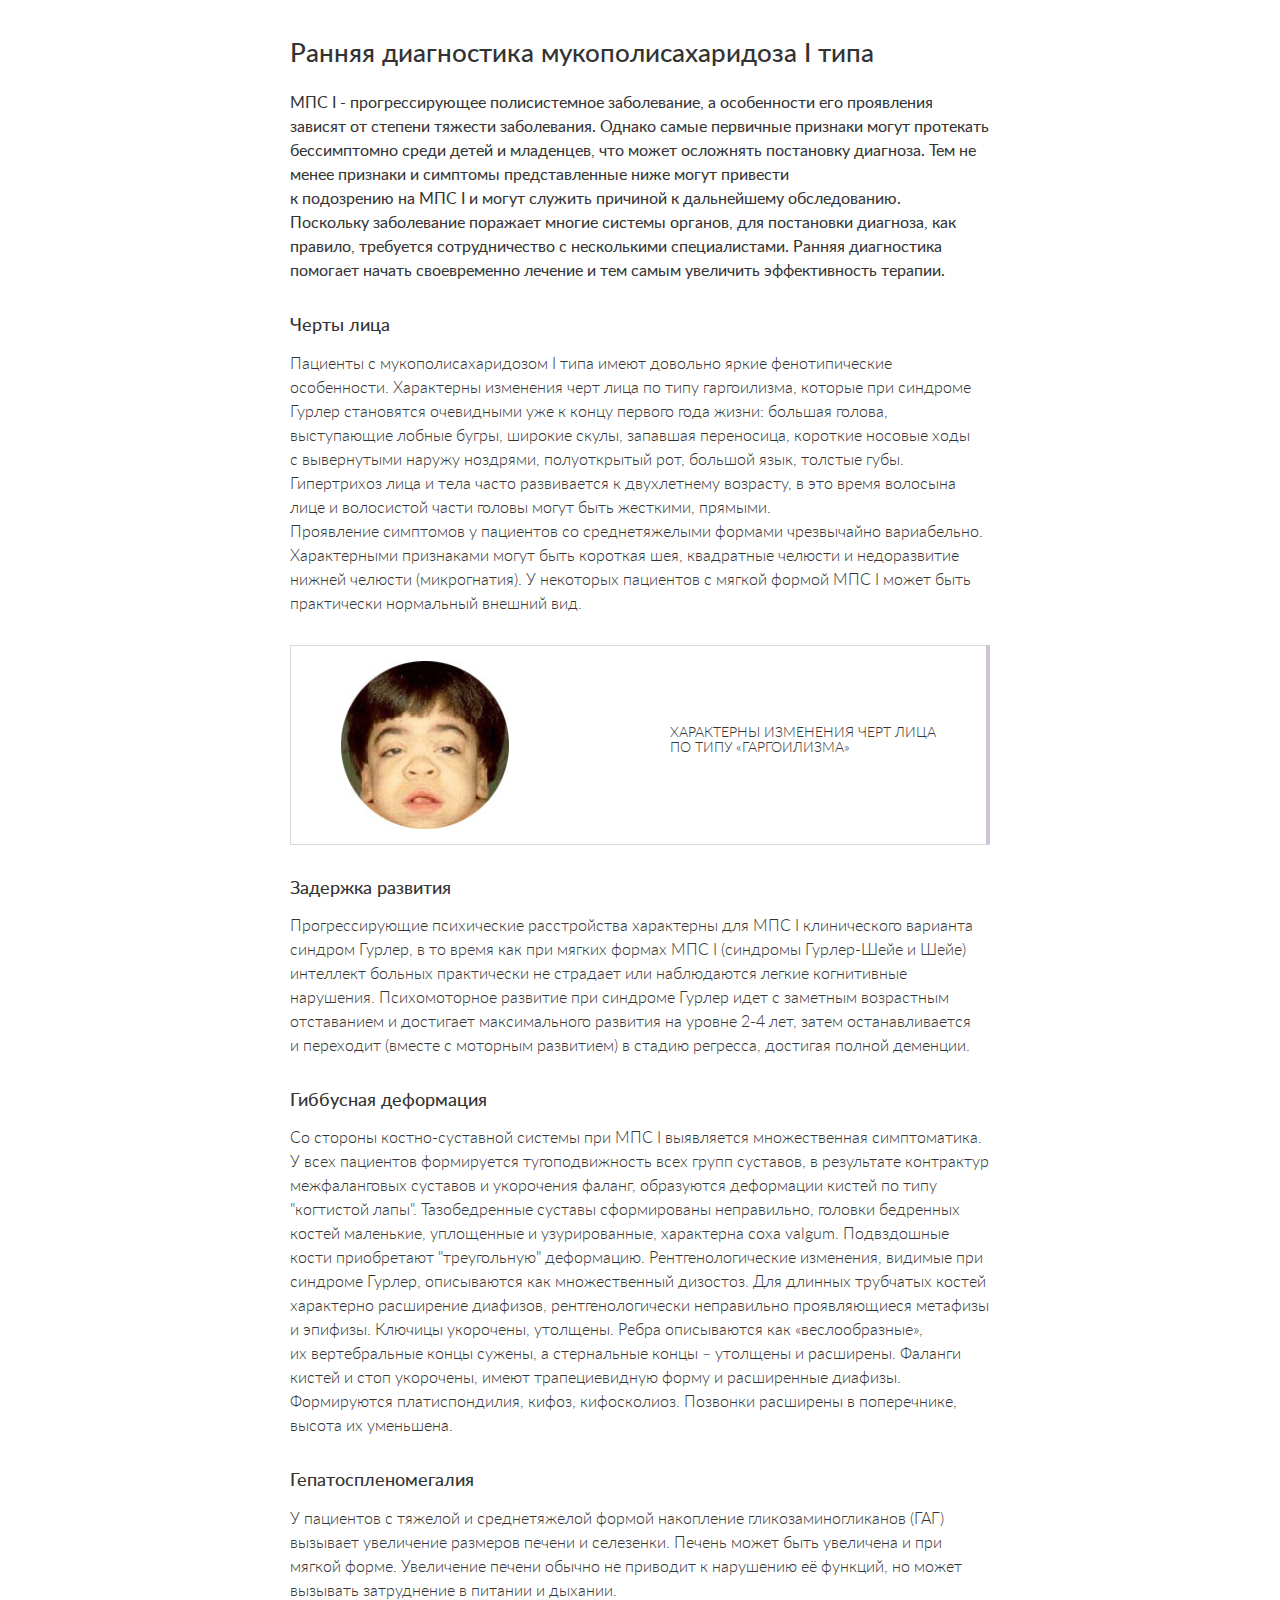
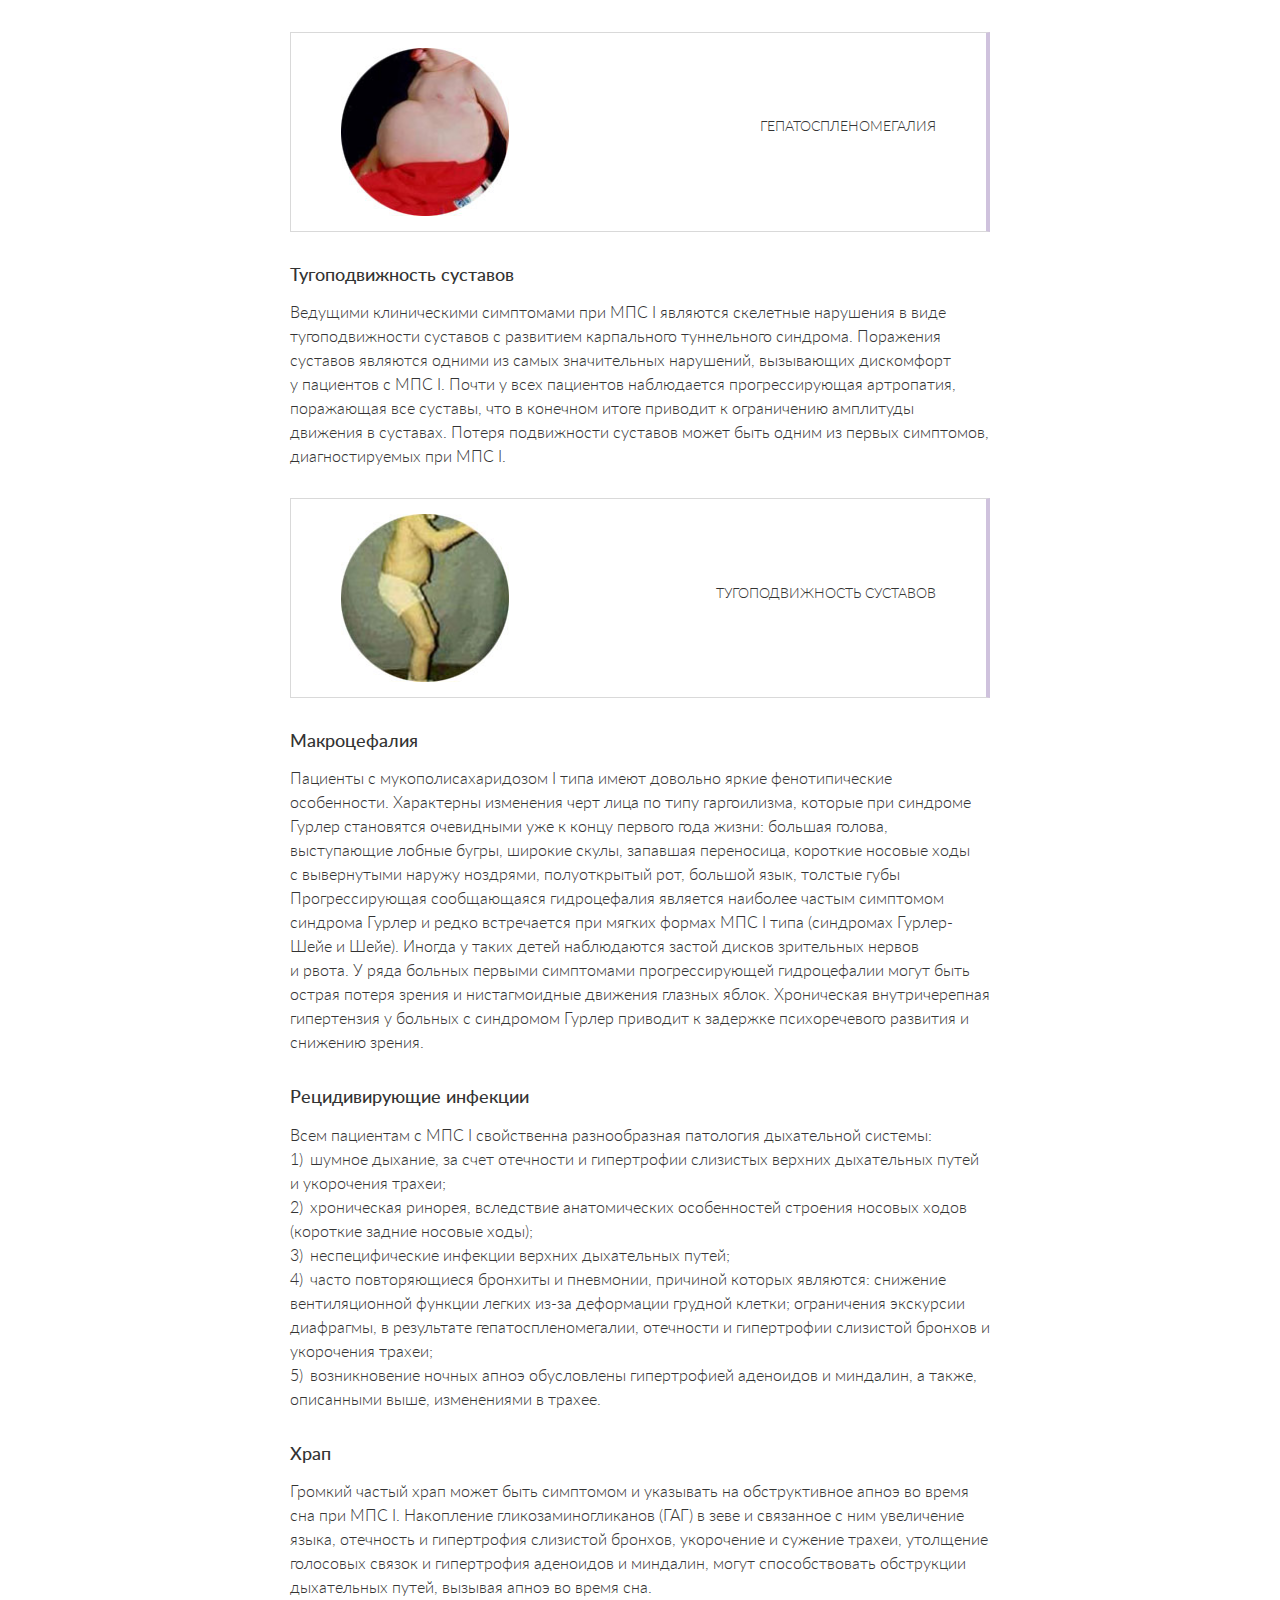
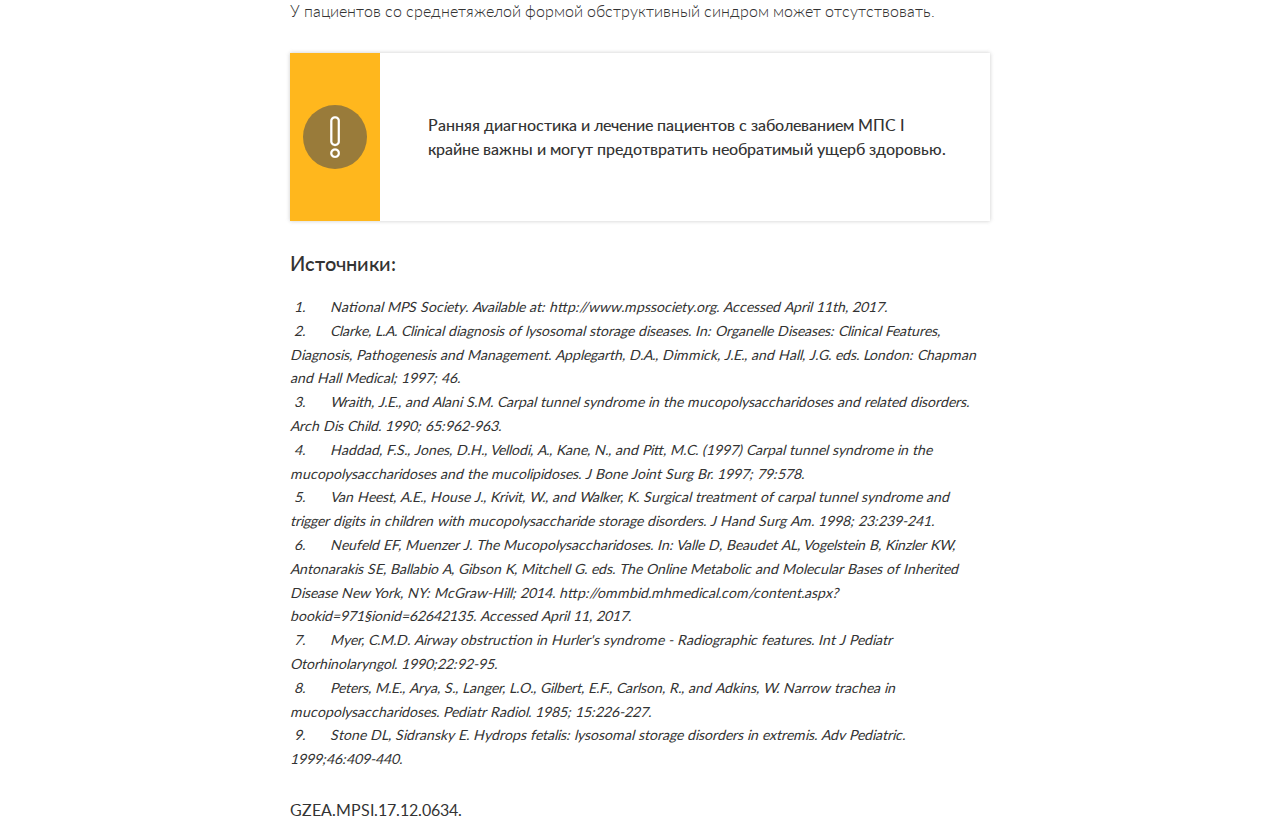
<file: dev/4.html>
<!doctype html>
<html class="no-js" lang="ru">

	<head>
		<meta charset="utf-8">
		<meta http-equiv="x-ua-compatible" content="ie=edge">
		<title>Редкие болезни</title>
		<meta content="" name="description">
		<meta content="" name="keywords">
		<meta name="viewport" content="width=device-width, initial-scale=1">
		
		<meta content="telephone=no" name="format-detection">
		<!-- This make sence for mobile browsers. It means, that content has been optimized for mobile browsers -->
		<meta name="HandheldFriendly" content="true">
		
		
		<!--[if (gt IE 9)|!(IE)]><!--><link href="static/css/main.css" rel="stylesheet" type="text/css"><!--<![endif]-->
		
		
		<link rel="icon" type="image/png" href="favicon.png">
		<script>
		    (function(H){H.className=H.className.replace(/\bno-js\b/,'js')})(document.documentElement)
		</script>
		
	</head>

	<body class="page">
		

		<div class="page__vs">
			<h2 class="title__main">Ранняя диагностика мукополисахаридоза I типа </h2>
			<div class="box_30">
				<p class="desc__n mod_r">МПС I - прогрессирующее полисистемное заболевание, а особенности его проявления зависят от степени тяжести заболевания. Однако самые первичные признаки могут протекать бессимптомно среди детей и младенцев, что может осложнять постановку диагноза. Тем не менее признаки и симптомы представленные ниже могут привести <br> к подозрению на МПС I и могут служить причиной к дальнейшему обследованию. <br> Поскольку заболевание поражает многие системы органов, для постановки диагноза, как правило, требуется сотрудничество с несколькими специалистами. Ранняя диагностика помогает начать своевременно лечение и тем самым увеличить эффективность терапии.</p>
			</div>

			<div class="box_30">
				<h3 class="title__section">Черты лица</h3>
				<p class="desc__n">
					Пациенты с мукополисахаридозом I типа имеют довольно яркие фенотипические особенности. Характерны изменения черт лица по типу гаргоилизма, которые при синдроме Гурлер становятся очевидными уже к концу первого года жизни: большая голова, выступающие лобные бугры, широкие скулы, запавшая переносица, короткие носовые ходы <br>с вывернутыми наружу ноздрями, полуоткрытый рот, большой язык, толстые губы.<br>Гипертрихоз лица и тела часто развивается к двухлетнему возрасту, в это время волосына лице и волосистой части головы могут быть жесткими, прямыми. <br> Проявление симптомов у пациентов со среднетяжелыми формами чрезвычайно вариабельно. Характерными признаками  могут быть короткая шея, квадратные челюсти и недоразвитие нижней челюсти (микрогнатия). У некоторых пациентов с мягкой формой МПС I может быть практически нормальный внешний вид.
				</p>
			</div>

			<!--  -->
			<div class="example mod_round mod_flex mod_flex box_30">
				<div class="example__pic">
					<img src="static/img/content/06.jpg" alt="example img" class="example__img">
				</div>
				<h6 class="example__title">Характерны изменения черт лица <br>по типу «гаргоилизма»</h6>
			</div>
			<!--  -->

			<div class="box_30">
				<h3 class="title__section">Задержка развития</h3>
				<p class="desc__n">
					Прогрессирующие психические расстройства характерны для МПС I клинического варианта  синдром Гурлер, в то время как при мягких формах МПС I (синдромы Гурлер-Шейе и Шейе) интеллект больных практически не страдает или наблюдаются легкие когнитивные нарушения. Психомоторное развитие при синдроме Гурлер идет с заметным возрастным отставанием и достигает максимального развития на уровне 2-4 лет, затем останавливается <br> и переходит (вместе с моторным развитием) в стадию регресса, достигая полной деменции.
				</p>
			</div>
			<div class="box_30">
				<h3 class="title__section">Гиббусная деформация</h3>
				<p class="desc__n">
					Со стороны костно-суставной системы при МПС I выявляется множественная симптоматика. У всех пациентов формируется тугоподвижность всех групп суставов, в результате контрактур межфаланговых суставов и укорочения фаланг, образуются деформации кистей по типу "когтистой лапы". Тазобедренные суставы сформированы неправильно, головки бедренных костей маленькие, уплощенные и узурированные, характерна coxa valgum. Подвздошные кости приобретают "треугольную" деформацию. Рентгенологические изменения, видимые при синдроме Гурлер, описываются как множественный дизостоз. Для длинных трубчатых костей характерно расширение диафизов, рентгенологически неправильно проявляющиеся метафизы и эпифизы. Ключицы  укорочены, утолщены. Ребра описываются как «веслообразные», <br> их вертебральные концы сужены, а стернальные концы  – утолщены и расширены. Фаланги кистей и стоп укорочены, имеют трапециевидную форму и расширенные диафизы. Формируются платиспондилия, кифоз, кифосколиоз. Позвонки расширены в поперечнике, высота их уменьшена.
				</p>
			</div>
			<div class="box_30">
				<h3 class="title__section">Гепатоспленомегалия</h3>
				<p class="desc__n">
					У пациентов с тяжелой и среднетяжелой формой накопление гликозаминогликанов (ГАГ) вызывает увеличение размеров печени и селезенки. Печень может быть увеличена и при мягкой форме. Увеличение печени обычно не приводит к нарушению её функций, но может вызывать затруднение в питании и дыхании.
				</p>
			</div>

			<!--  -->
			<div class="example mod_round mod_flex box_30">
				<div class="example__pic">
					<img src="static/img/content/07.jpg" alt="example img" class="example__img">
				</div>
				<h6 class="example__title">Гепатоспленомегалия</h6>
			</div>
			<!--  -->
			<div class="box_30">
				<h3 class="title__section">Тугоподвижность суставов</h3>
				<p class="desc__n">
					Ведущими клиническими симптомами при МПС I являются  скелетные нарушения в виде тугоподвижности суставов с развитием карпального туннельного синдрома. Поражения суставов являются одними из самых значительных нарушений, вызывающих дискомфорт <br> у пациентов с МПС I. Почти у всех пациентов наблюдается прогрессирующая артропатия, поражающая все суставы, что в конечном итоге приводит к ограничению амплитуды движения в суставах. Потеря подвижности суставов может быть одним из первых симптомов, диагностируемых при МПС I.
				</p>
			</div>

			<!--  -->
			<div class="example mod_round mod_flex box_30">
				<div class="example__pic">
					<img src="static/img/content/08.jpg" alt="example img" class="example__img">
				</div>
				<h6 class="example__title">Тугоподвижность суставов</h6>
			</div>
			<!--  -->

			<div class="box_30">
				<h3 class="title__section">Макроцефалия</h3>
				<p class="desc__n">
					Пациенты с мукополисахаридозом I типа имеют довольно яркие фенотипические особенности. Характерны изменения черт лица по типу гаргоилизма, которые при синдроме Гурлер становятся очевидными уже к концу первого года жизни: большая голова, выступающие лобные бугры, широкие скулы, запавшая переносица, короткие носовые ходы <br> с вывернутыми наружу ноздрями, полуоткрытый рот, большой язык, толстые губы Прогрессирующая сообщающаяся гидроцефалия является наиболее частым симптомом синдрома Гурлер и редко встречается при мягких формах МПС I типа (синдромах Гурлер-Шейе и Шейе). Иногда у таких детей наблюдаются застой дисков зрительных нервов  <br> и рвота. У ряда больных первыми симптомами прогрессирующей гидроцефалии могут быть острая потеря зрения и нистагмоидные движения глазных яблок. Хроническая внутричерепная гипертензия у больных с синдромом Гурлер приводит к задержке психоречевого развития и снижению зрения.
				</p>
			</div>

			<div class="box_30">
				<h3 class="title__section">Рецидивирующие инфекции</h3>
				<p class="desc__n">
					Всем пациентам с МПС I свойственна разнообразная патология дыхательной системы: <br>
					<ol class="numeric">
						<li class="numeric__item">шумное дыхание, за счет отечности и гипертрофии слизистых верхних дыхательных путей <br>и укорочения трахеи;</li>
						<li class="numeric__item">хроническая ринорея, вследствие анатомических особенностей строения носовых ходов (короткие задние носовые ходы); </li>
						<li class="numeric__item">неспецифические инфекции верхних дыхательных путей; </li>
						<li class="numeric__item">часто повторяющиеся бронхиты и пневмонии, причиной которых являются: снижение вентиляционной функции легких из-за деформации грудной клетки; ограничения экскурсии диафрагмы, в результате гепатоспленомегалии, отечности и гипертрофии слизистой бронхов  и укорочения трахеи; </li>
						<li class="numeric__item">возникновение ночных апноэ обусловлены гипертрофией аденоидов и миндалин, а также, описанными выше, изменениями в трахее.</li>
					</ol>
				</p>
			</div>


			<div class="box_30">
				<h3 class="title__section">Храп</h3>
				<p class="desc__n">
					Громкий частый храп может быть симптомом и указывать на обструктивное апноэ во время сна при МПС I. Накопление гликозаминогликанов (ГАГ) в зеве и связанное с ним увеличение языка, отечность и гипертрофия слизистой бронхов, укорочение  и сужение трахеи, утолщение голосовых связок и гипертрофия аденоидов и миндалин, могут способствовать обструкции дыхательных путей, вызывая апноэ во время сна.<br> У пациентов со среднетяжелой формой обструктивный синдром может отсутствовать.
				</p>
			</div>

			<div class="warning box_30 is-shadow">
				<div class="warning__container">
					<div class="warning__pic">
						<img src="static/img/content/warning.png" alt="warning image" class="warning__img">
					</div>
				</div>
				<div class="warning__content">
					<p class="desc__m">Ранняя диагностика и лечение пациентов с заболеванием МПС I <br> крайне важны и могут предотвратить необратимый ущерб здоровью.  </p>
				</div>
			</div>

			<div class="literature">
				<h6 class="literature__title">Источники:</h6>
				<ol class="literature__list">
					<li class="literature__item">National MPS Society. Available at: http://www.mpssociety.org. Accessed April 11th, 2017.</li>
					<li class="literature__item">Clarke, L.A. Clinical diagnosis of lysosomal storage diseases. In: Organelle Diseases: Clinical Features, Diagnosis, Pathogenesis and Management. Applegarth, D.A., Dimmick, J.E., and Hall, J.G. eds. London: Chapman and Hall Medical; 1997; 46.</li>
					<li class="literature__item">Wraith, J.E., and Alani S.M. Carpal tunnel syndrome in the mucopolysaccharidoses and related disorders. Arch Dis Child. 1990; 65:962-963.</li>
					<li class="literature__item">Haddad, F.S., Jones, D.H., Vellodi, A., Kane, N., and Pitt, M.C. (1997) Carpal tunnel syndrome in the mucopolysaccharidoses and the mucolipidoses. J Bone Joint Surg Br. 1997; 79:578.</li>
					<li class="literature__item">Van Heest, A.E., House J., Krivit, W., and Walker, K. Surgical treatment of carpal tunnel syndrome and trigger digits in children with mucopolysaccharide storage disorders. J Hand Surg Am. 1998; 23:239-241.</li>
					<li class="literature__item">Neufeld EF, Muenzer J. The Mucopolysaccharidoses. In: Valle D, Beaudet AL, Vogelstein B, Kinzler KW, Antonarakis SE, Ballabio A, Gibson K, Mitchell G. eds. The Online Metabolic and Molecular Bases of Inherited Disease New York, NY: McGraw-Hill; 2014. http://ommbid.mhmedical.com/content.aspx?bookid=971§ionid=62642135. Accessed April 11, 2017.</li>
					<li class="literature__item">Myer, C.M.D. Airway obstruction in Hurler's syndrome - Radiographic features. Int J Pediatr Otorhinolaryngol. 1990;22:92-95.</li>
					<li class="literature__item">Peters, M.E., Arya, S., Langer, L.O., Gilbert, E.F., Carlson, R., and Adkins, W. Narrow trachea in mucopolysaccharidoses. Pediatr Radiol. 1985; 15:226-227.</li>
					<li class="literature__item">Stone DL, Sidransky E. Hydrops fetalis: lysosomal storage disorders in extremis. Adv Pediatric. 1999;46:409-440.</li>
				</ol>

			</div>
			<div class="ru-number">GZEA.MPSI.17.12.0634.</div>


		</div><!-- end -->

	</body>

</html>
</file>
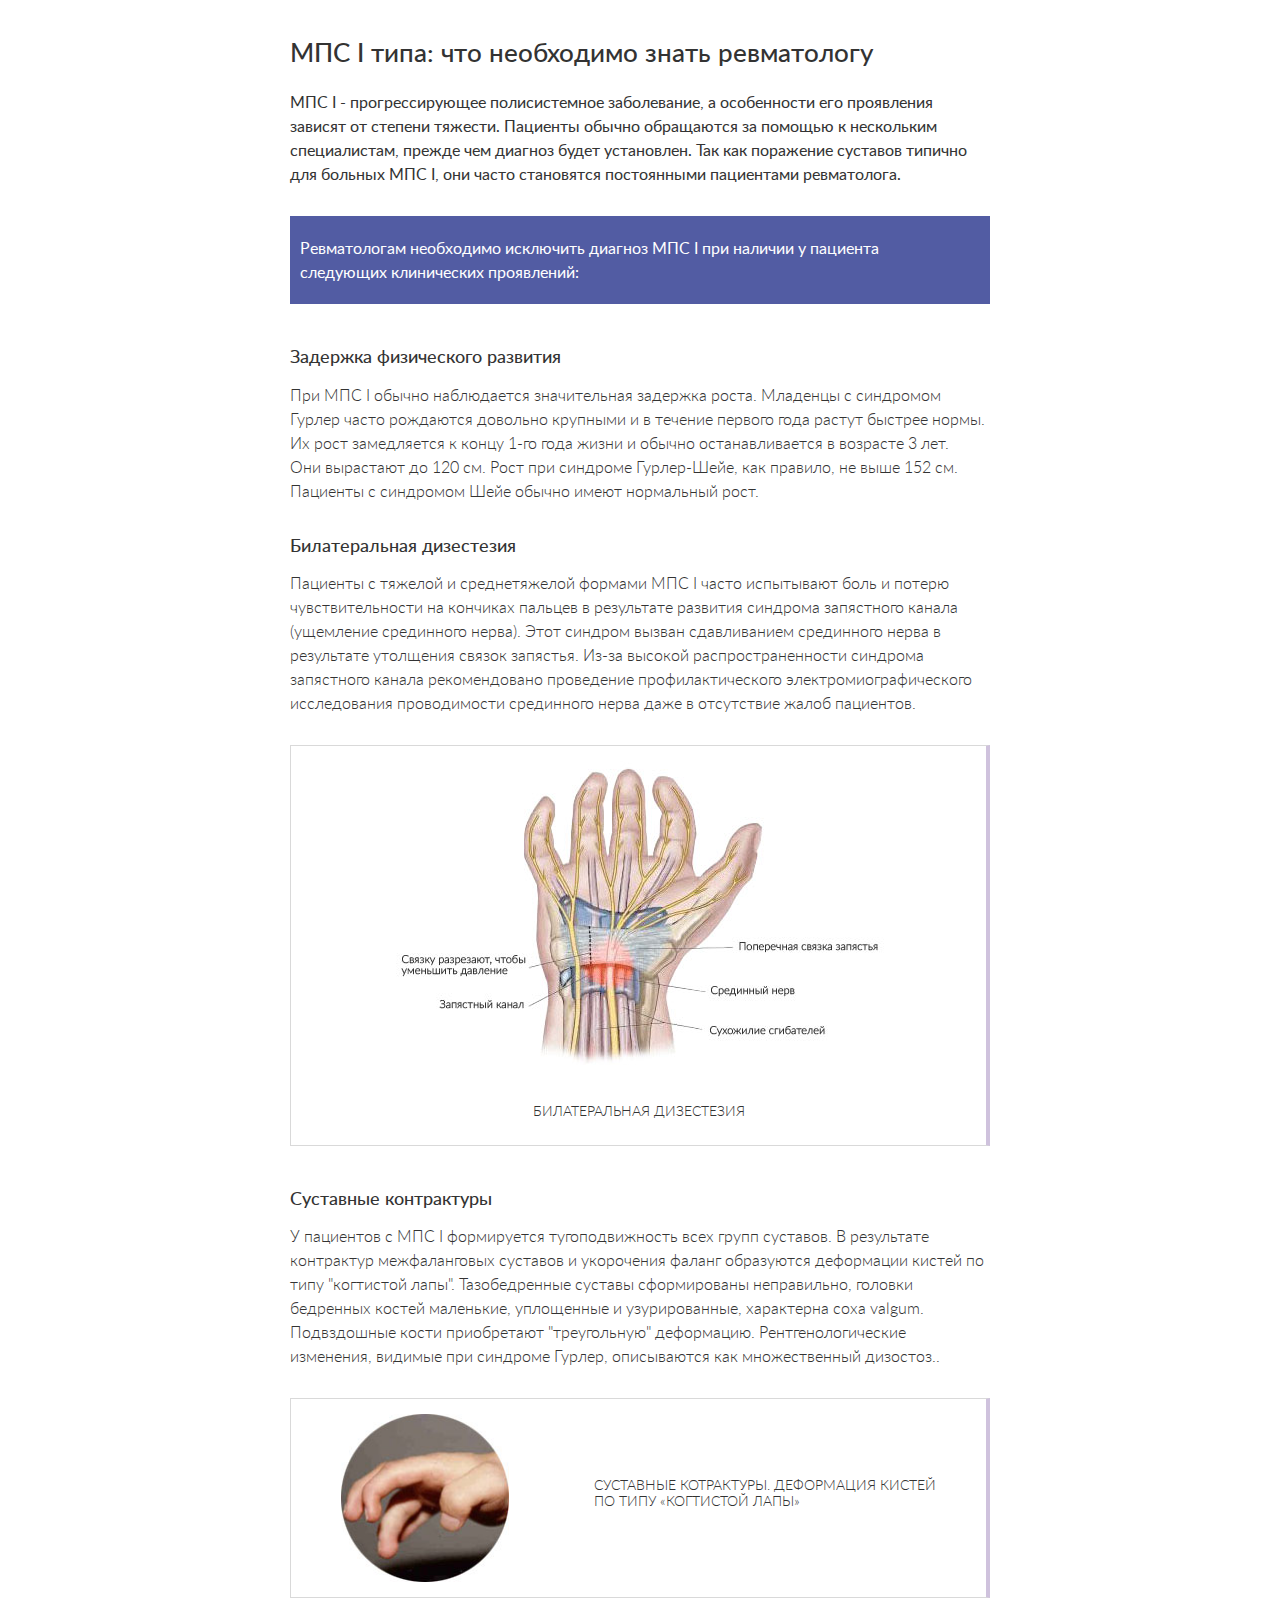
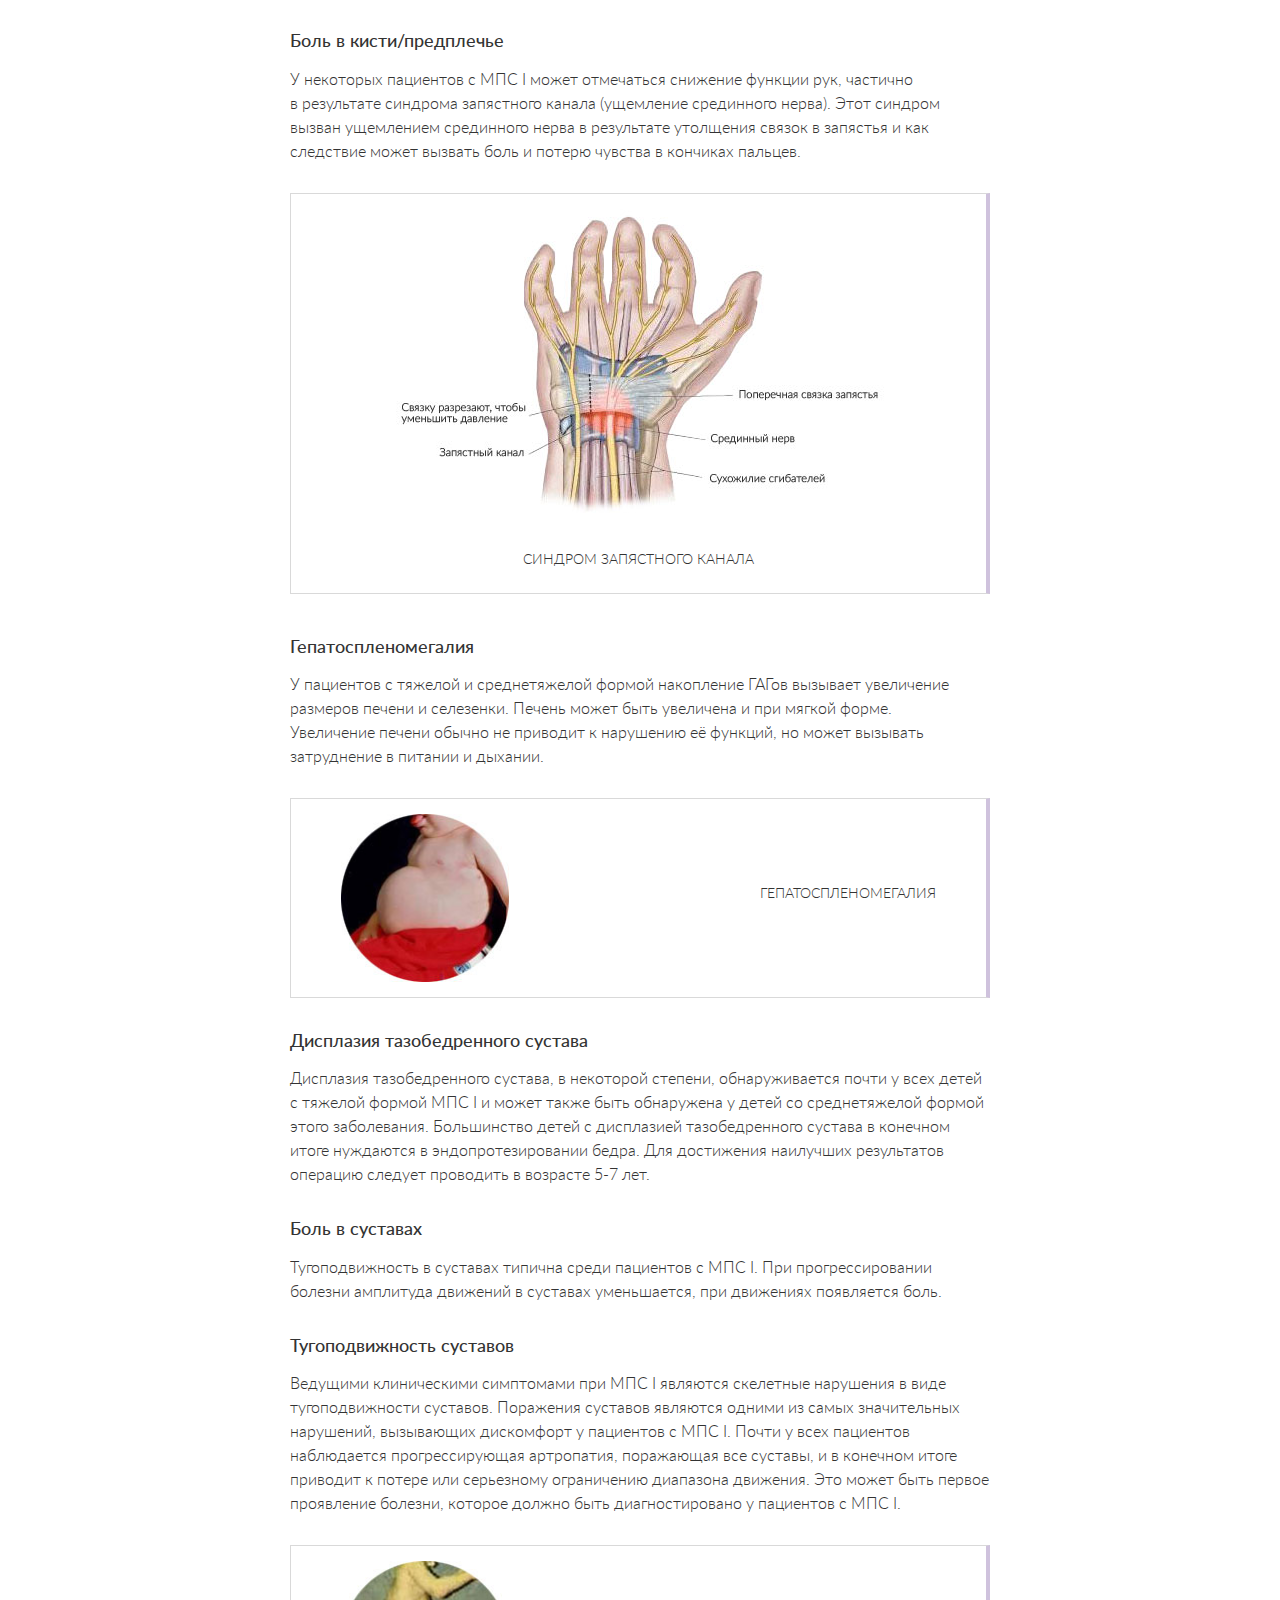
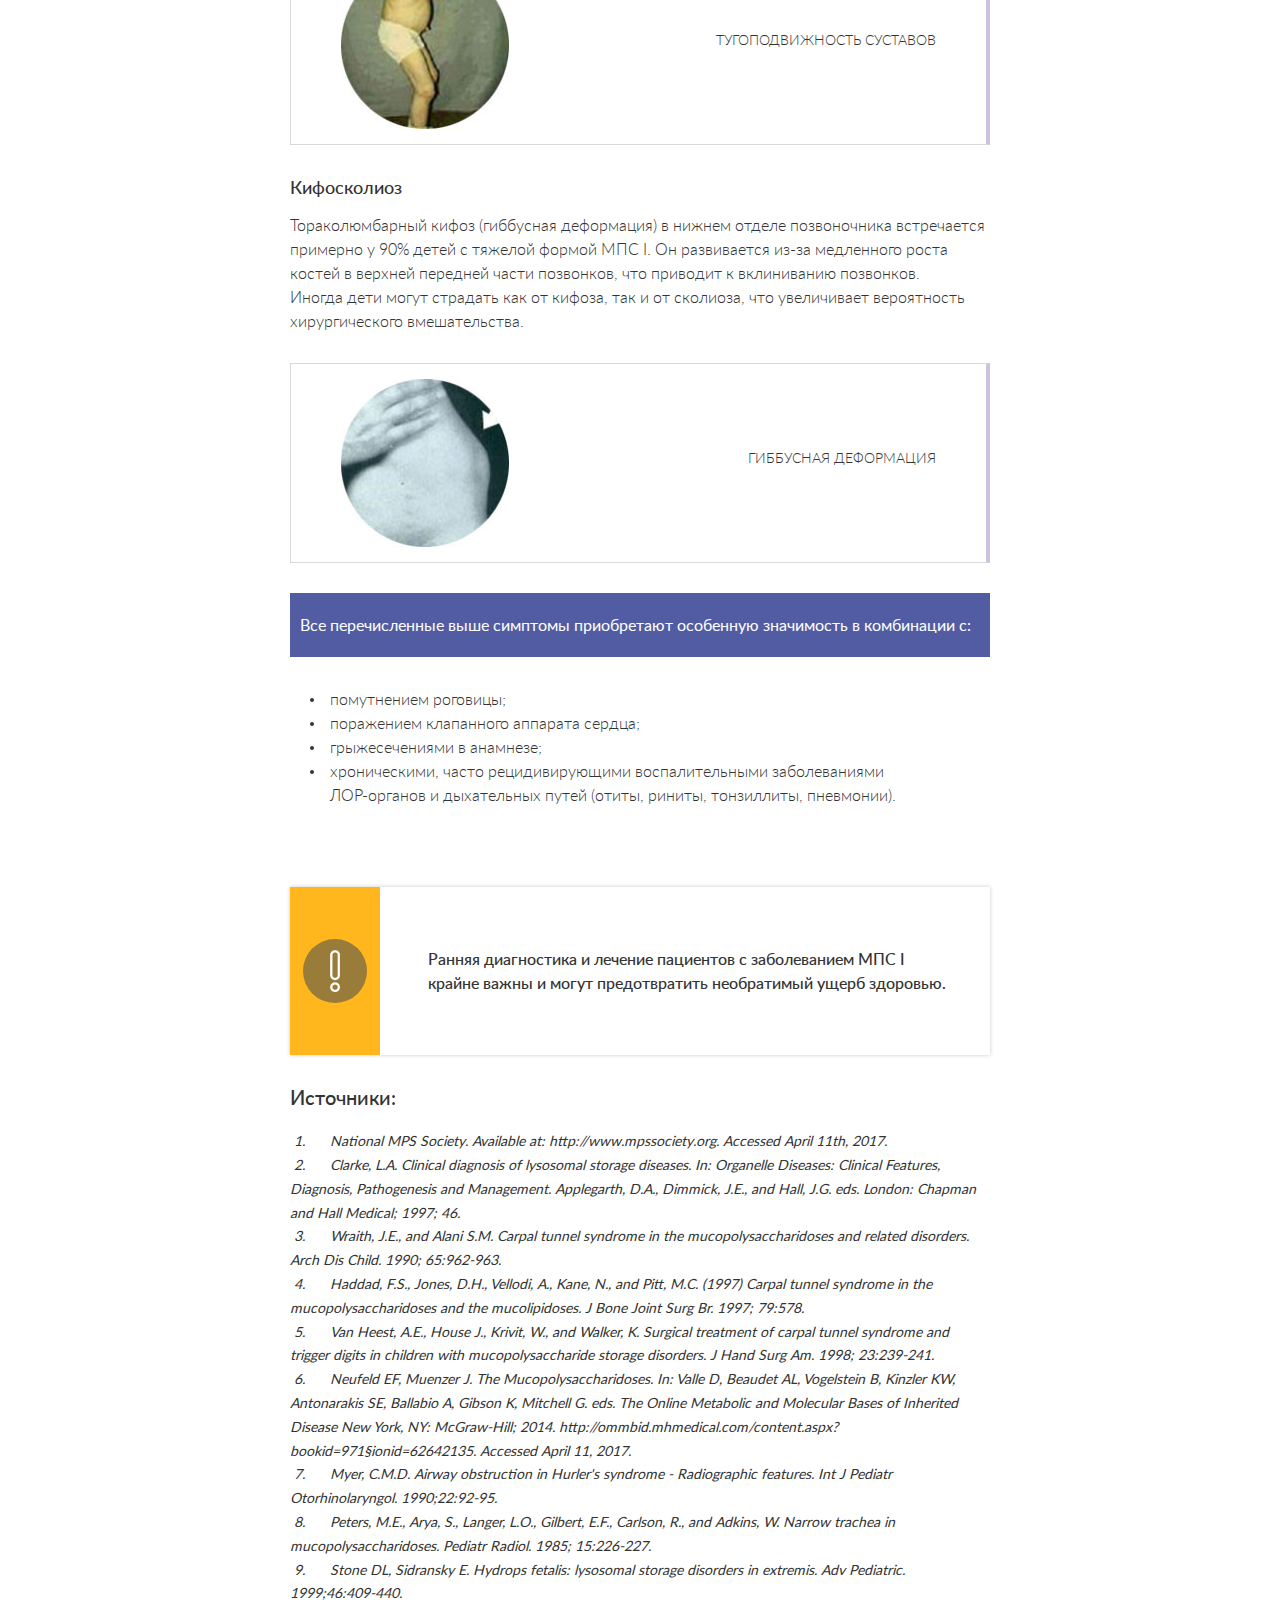
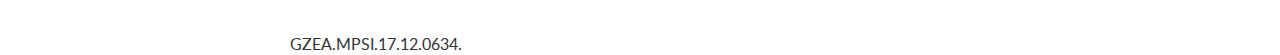
<file: dev/5.html>
<!doctype html>
<html class="no-js" lang="ru">

	<head>
		<meta charset="utf-8">
		<meta http-equiv="x-ua-compatible" content="ie=edge">
		<title>Редкие болезни</title>
		<meta content="" name="description">
		<meta content="" name="keywords">
		<meta name="viewport" content="width=device-width, initial-scale=1">
		
		<meta content="telephone=no" name="format-detection">
		<!-- This make sence for mobile browsers. It means, that content has been optimized for mobile browsers -->
		<meta name="HandheldFriendly" content="true">
		
		
		<!--[if (gt IE 9)|!(IE)]><!--><link href="static/css/main.css" rel="stylesheet" type="text/css"><!--<![endif]-->
		
		
		<link rel="icon" type="image/png" href="favicon.png">
		<script>
		    (function(H){H.className=H.className.replace(/\bno-js\b/,'js')})(document.documentElement)
		</script>
		
	</head>

	<body class="page">
		

		<div class="page__vs">
			<h2 class="title__main">МПС I типа: что необходимо знать ревматологу </h2>
			<div class="box_30">
				<p class="desc__n mod_r">МПС I - прогрессирующее  полисистемное заболевание, а особенности его проявления зависят от степени тяжести. Пациенты обычно обращаются за помощью к нескольким специалистам, прежде чем диагноз будет установлен. Так как поражение суставов типично для больных МПС I, они часто становятся постоянными пациентами ревматолога.</p>
			</div>

			<div class="marked box_40">
				<p class="desc__n">
					Ревматологам необходимо исключить диагноз МПС I при наличии у пациента <br> следующих клинических проявлений:
				</p>
			</div>

			<div class="box_30">
				<h3 class="title__section">Задержка физического развития</h3>
				<p class="desc__n">
					При  МПС I обычно наблюдается значительная задержка роста. Младенцы с синдромом Гурлер часто рождаются довольно крупными и  в течение первого года растут быстрее нормы. Их рост замедляется к концу 1-го года жизни и обычно останавливается в возрасте 3 лет. <br> Они вырастают до 120 см. Рост при  синдроме Гурлер-Шейе, как правило, не выше 152 см. Пациенты с синдромом Шейе обычно имеют нормальный рост.
				</p>
			</div>
			<div class="box_30">
				<h3 class="title__section">Билатеральная дизестезия</h3>
				<p class="desc__n">
					Пациенты с тяжелой и среднетяжелой формами МПС I часто испытывают боль и потерю чувствительности на кончиках пальцев в результате развития синдрома запястного канала (ущемление срединного нерва). Этот синдром вызван  сдавливанием  срединного нерва в результате утолщения связок запястья. Из-за высокой распространенности синдрома запястного канала рекомендовано проведение профилактического электромиографического исследования проводимости срединного нерва даже в отсутствие жалоб пациентов.
				</p>
			</div>

			<!--  -->
			<div class="example box_40">
				<div class="example__pic ">
					<img src="static/img/content/03.jpg" alt="example img" class="example__img">
				</div>
				<h6 class="example__title">Билатеральная дизестезия</h6>
			</div>
			<!--  -->
			<div class="box_30">
				<h3 class="title__section">Суставные контрактуры</h3>
				<p class="desc__n">
					У пациентов с МПС I формируется тугоподвижность всех групп суставов. В результате контрактур межфаланговых суставов и укорочения фаланг образуются деформации кистей по типу "когтистой лапы".  Тазобедренные суставы сформированы неправильно, головки бедренных костей маленькие, уплощенные и узурированные, характерна coxa valgum. Подвздошные кости приобретают "треугольную" деформацию. Рентгенологические изменения, видимые при синдроме Гурлер, описываются как множественный дизостоз..
				</p>
			</div>
			<!--  -->
			<div class="example mod_round  mod_flex  box_30">
				<div class="example__pic">
					<img src="static/img/content/09.jpg" alt="example img" class="example__img">
				</div>
				<h6 class="example__title">Суставные котрактуры. Деформация кистей <br> по типу «когтистой лапы»</h6>
			</div>
			<!--  -->
			<div class="box_30">
				<h3 class="title__section">Боль в кисти/предплечье</h3>
				<p class="desc__n">
					У некоторых пациентов с МПС I может отмечаться снижение функции рук, частично <br> в результате синдрома запястного канала (ущемление срединного нерва). Этот синдром вызван ущемлением срединного нерва в результате утолщения связок в запястья и как следствие может вызвать боль и потерю чувства в кончиках пальцев.
				</p>
			</div>
			<!--  -->
			<div class="example box_40">
				<div class="example__pic ">
					<img src="static/img/content/03.jpg" alt="example img" class="example__img">
				</div>
				<h6 class="example__title">Синдром запястного канала</h6>
			</div>

			<div class="box_30">
				<h3 class="title__section">Гепатоспленомегалия</h3>
				<p class="desc__n">
					У пациентов с тяжелой и среднетяжелой формой накопление ГАГов вызывает увеличение размеров печени и селезенки. Печень может быть увеличена и при мягкой форме. <br>Увеличение печени обычно не приводит к нарушению её функций, но может вызывать затруднение в питании и дыхании.
				</p>
			</div>
			<!--  -->
			<div class="example mod_round  mod_flex  box_30">
				<div class="example__pic">
					<img src="static/img/content/07.jpg" alt="example img" class="example__img">
				</div>
				<h6 class="example__title">Гепатоспленомегалия</h6>
			</div>
			<!--  -->

			<div class="box_30">
				<h3 class="title__section">Дисплазия тазобедренного сустава</h3>
				<p class="desc__n">
					Дисплазия тазобедренного сустава, в некоторой степени, обнаруживается почти у всех детей с тяжелой формой МПС I и может также быть обнаружена у детей со среднетяжелой формой этого заболевания. Большинство детей с дисплазией тазобедренного сустава в конечном итоге нуждаются в эндопротезировании бедра. Для достижения наилучших результатов операцию следует проводить в возрасте 5-7 лет.
				</p>
			</div>

			<div class="box_30">
				<h3 class="title__section">Боль в суставах</h3>
				<p class="desc__n">
					Тугоподвижность в суставах типична среди пациентов с МПС I. При прогрессировании болезни амплитуда движений в суставах уменьшается, при движениях появляется боль.
				</p>
			</div>

			<div class="box_30">
				<h3 class="title__section">Тугоподвижность суставов</h3>
				<p class="desc__n">
					Ведущими клиническими  симптомами  при МПС I являются  скелетные нарушения в виде тугоподвижности суставов. Поражения суставов являются одними из самых значительных нарушений, вызывающих дискомфорт у пациентов с МПС I. Почти у всех пациентов наблюдается прогрессирующая артропатия, поражающая все суставы, и в конечном итоге приводит к потере или серьезному ограничению диапазона движения. Это может быть первое проявление болезни, которое должно быть диагностировано у пациентов с МПС I.
				</p>
			</div>

			<!--  -->
			<div class="example mod_round  mod_flex box_30">
				<div class="example__pic">
					<img src="static/img/content/08.jpg" alt="example img" class="example__img">
				</div>
				<h6 class="example__title">Тугоподвижность суставов</h6>
			</div>
			<!--  -->

			<div class="box_30">
				<h3 class="title__section">Кифосколиоз</h3>
				<p class="desc__n">
					Тораколюмбарный кифоз (гиббусная деформация) в нижнем отделе позвоночника встречается примерно у 90% детей с тяжелой формой МПС I. Он развивается из-за медленного роста костей в верхней передней части позвонков, что приводит к вклиниванию позвонков. <br> Иногда дети могут страдать как от кифоза, так и от сколиоза, что увеличивает вероятность хирургического вмешательства.
				</p>
			</div>

			<!--  -->
			<div class="example mod_round  mod_flex box_30">
				<div class="example__pic">
					<img src="static/img/content/10.jpg" alt="example img" class="example__img">
				</div>
				<h6 class="example__title">Гиббусная деформация</h6>
			</div>
			<!--  -->

			<div class="marked box_30">
				<p class="desc__n">
					Все перечисленные выше симптомы приобретают особенную значимость в комбинации с:
				</p>
			</div>

			<div class="box_80">
				<ul class="list">
					<li class="list__item">помутнением роговицы; </li>
					<li class="list__item">поражением клапанного аппарата сердца;</li>
					<li class="list__item">грыжесечениями в анамнезе; </li>
					<li class="list__item">хроническими, часто рецидивирующими воспалительными заболеваниями <br> ЛОР-органов и дыхательных путей (отиты, риниты, тонзиллиты, пневмонии). </li>
				</ul>
			</div>

			<div class="warning box_30 is-shadow">
				<div class="warning__container">
					<div class="warning__pic">
						<img src="static/img/content/warning.png" alt="warning image" class="warning__img">
					</div>
				</div>
				<div class="warning__content">
					<p class="desc__m">Ранняя диагностика и лечение пациентов с заболеванием МПС I <br> крайне важны и могут предотвратить необратимый ущерб здоровью.</p>
				</div>
			</div>

			<div class="literature">
				<h6 class="literature__title">Источники:</h6>
				<ol class="literature__list">
					<li class="literature__item">National MPS Society. Available at: http://www.mpssociety.org. Accessed April 11th, 2017.</li>
					<li class="literature__item">Clarke, L.A. Clinical diagnosis of lysosomal storage diseases. In: Organelle Diseases: Clinical Features, Diagnosis, Pathogenesis and Management. Applegarth, D.A., Dimmick, J.E., and Hall, J.G. eds. London: Chapman and Hall Medical; 1997; 46.</li>
					<li class="literature__item">Wraith, J.E., and Alani S.M. Carpal tunnel syndrome in the mucopolysaccharidoses and related disorders. Arch Dis Child. 1990; 65:962-963.</li>
					<li class="literature__item">Haddad, F.S., Jones, D.H., Vellodi, A., Kane, N., and Pitt, M.C. (1997) Carpal tunnel syndrome in the mucopolysaccharidoses and the mucolipidoses. J Bone Joint Surg Br. 1997; 79:578.</li>
					<li class="literature__item">Van Heest, A.E., House J., Krivit, W., and Walker, K. Surgical treatment of carpal tunnel syndrome and trigger digits in children with mucopolysaccharide storage disorders. J Hand Surg Am. 1998; 23:239-241.</li>
					<li class="literature__item">Neufeld EF, Muenzer J. The Mucopolysaccharidoses. In: Valle D, Beaudet AL, Vogelstein B, Kinzler KW, Antonarakis SE, Ballabio A, Gibson K, Mitchell G. eds. The Online Metabolic and Molecular Bases of Inherited Disease New York, NY: McGraw-Hill; 2014. http://ommbid.mhmedical.com/content.aspx?bookid=971§ionid=62642135. Accessed April 11, 2017.</li>
					<li class="literature__item">Myer, C.M.D. Airway obstruction in Hurler's syndrome - Radiographic features. Int J Pediatr Otorhinolaryngol. 1990;22:92-95.</li>
					<li class="literature__item">Peters, M.E., Arya, S., Langer, L.O., Gilbert, E.F., Carlson, R., and Adkins, W. Narrow trachea in mucopolysaccharidoses. Pediatr Radiol. 1985; 15:226-227.</li>
					<li class="literature__item">Stone DL, Sidransky E. Hydrops fetalis: lysosomal storage disorders in extremis. Adv Pediatric. 1999;46:409-440.</li>
				</ol>

			</div>
			<div class="ru-number">GZEA.MPSI.17.12.0634.</div>


		</div><!-- end -->

	</body>

</html>
</file>
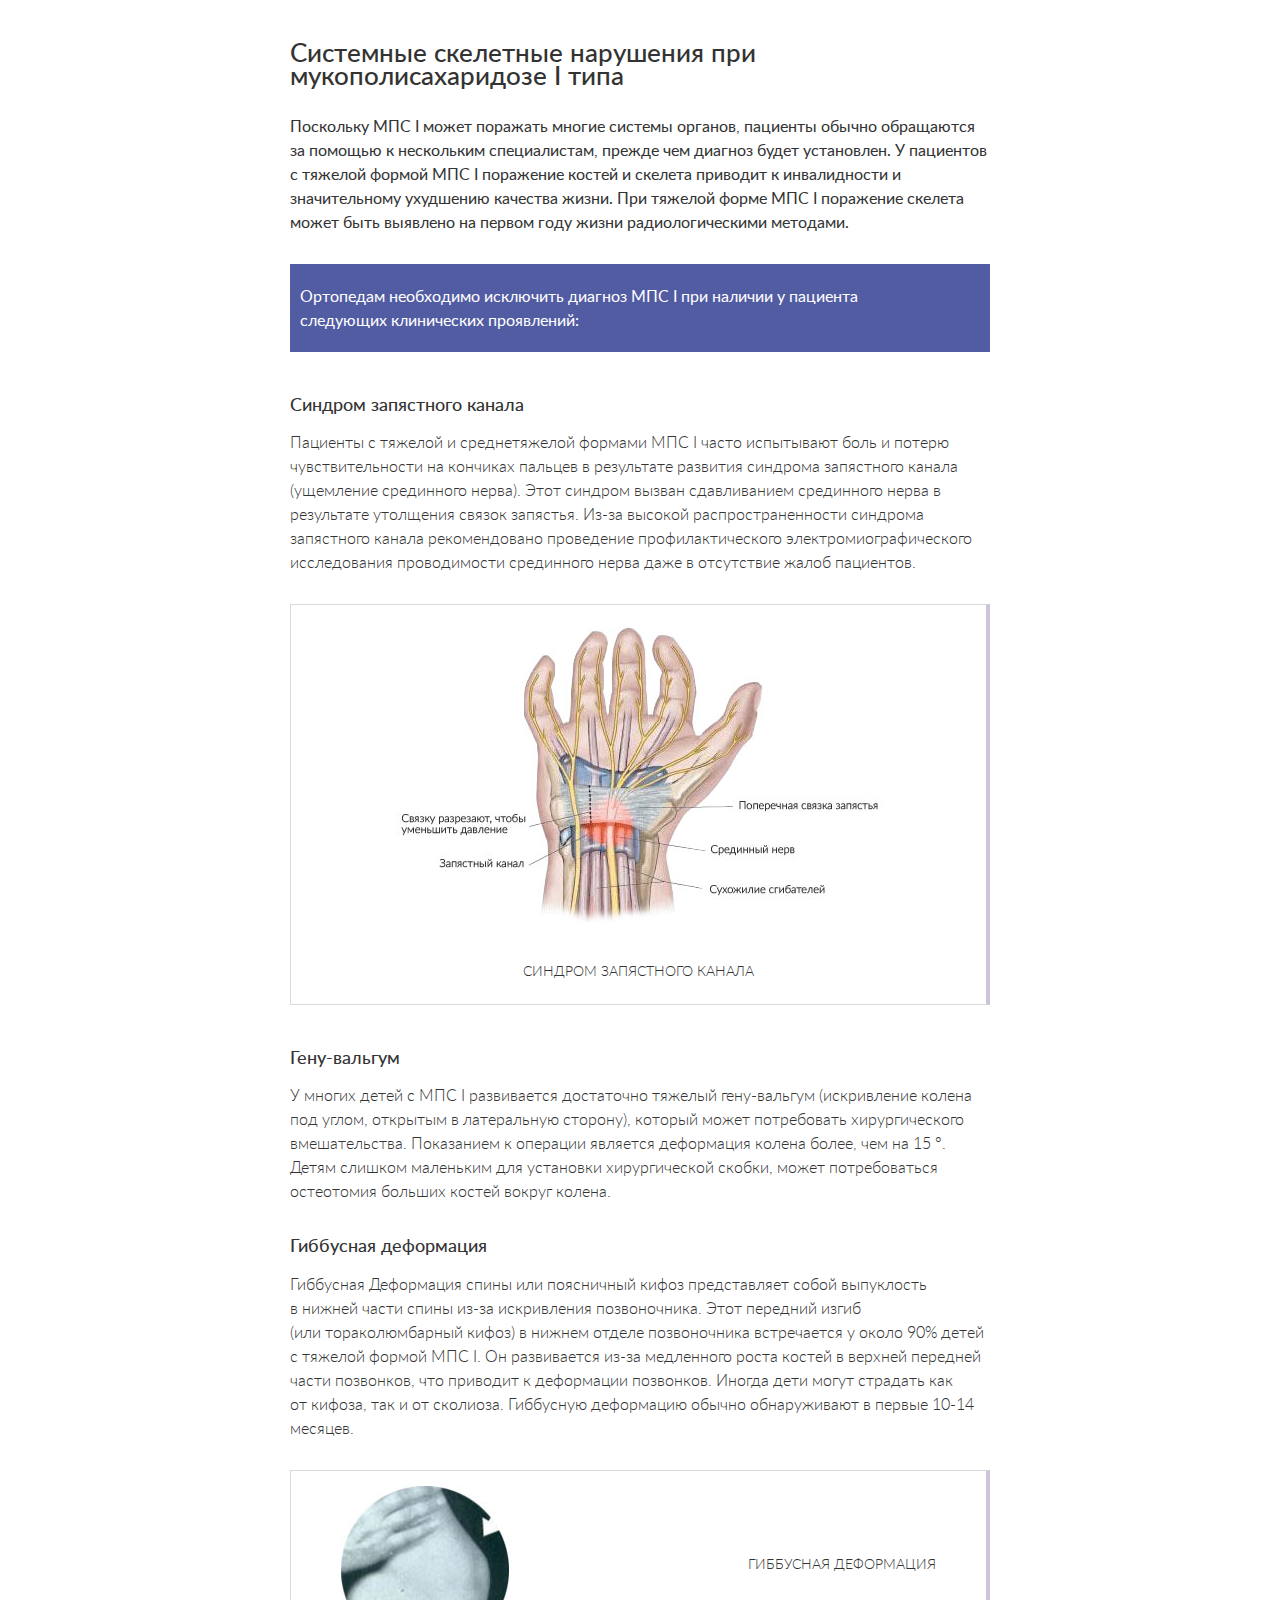
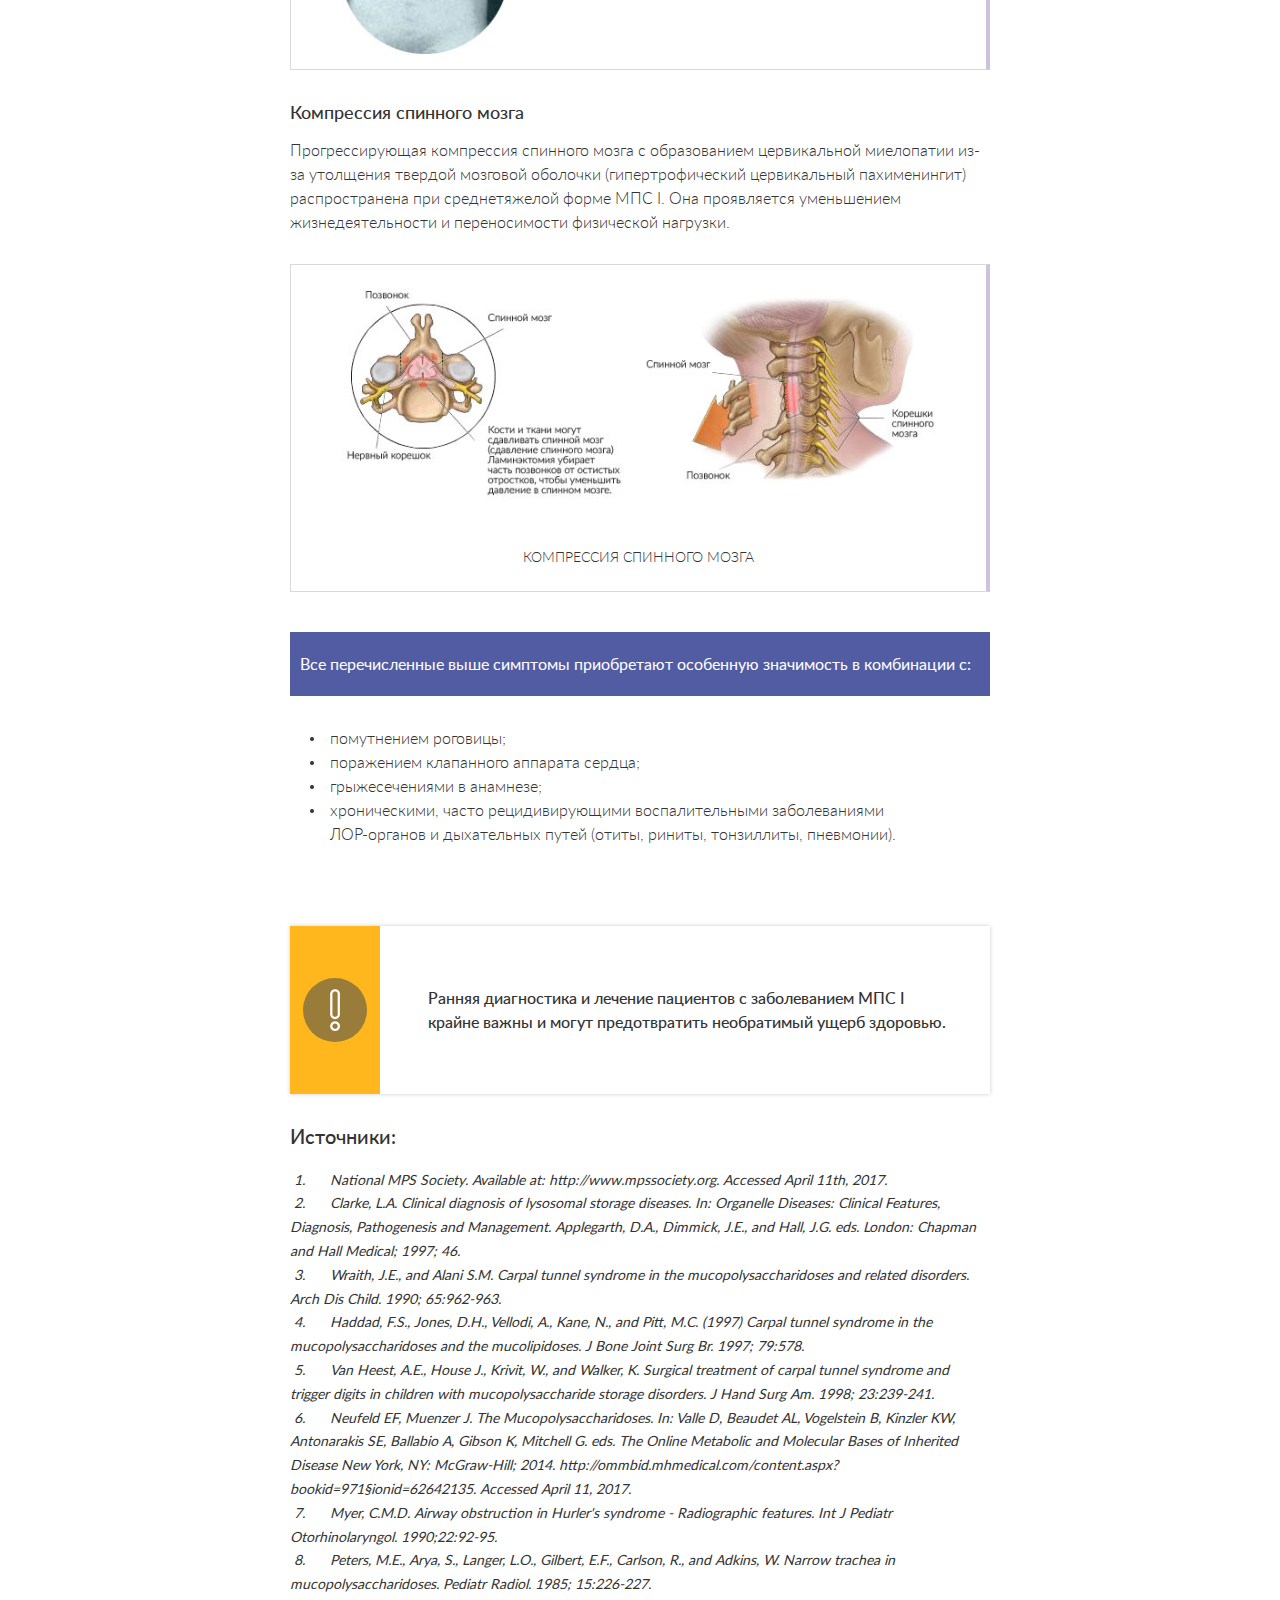
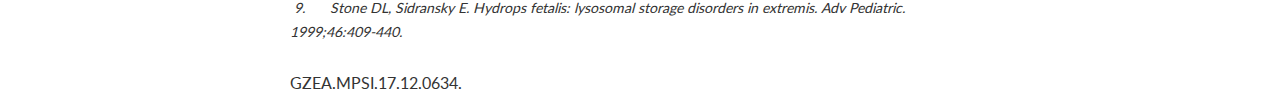
<file: dev/6.html>
<!doctype html>
<html class="no-js" lang="ru">

	<head>
		<meta charset="utf-8">
		<meta http-equiv="x-ua-compatible" content="ie=edge">
		<title>Редкие болезни</title>
		<meta content="" name="description">
		<meta content="" name="keywords">
		<meta name="viewport" content="width=device-width, initial-scale=1">
		
		<meta content="telephone=no" name="format-detection">
		<!-- This make sence for mobile browsers. It means, that content has been optimized for mobile browsers -->
		<meta name="HandheldFriendly" content="true">
		
		
		<!--[if (gt IE 9)|!(IE)]><!--><link href="static/css/main.css" rel="stylesheet" type="text/css"><!--<![endif]-->
		
		
		<link rel="icon" type="image/png" href="favicon.png">
		<script>
		    (function(H){H.className=H.className.replace(/\bno-js\b/,'js')})(document.documentElement)
		</script>
		
	</head>

	<body class="page">
		

		<div class="page__vs">
			<h2 class="title__main">Системные скелетные нарушения при мукополисахаридозе I типа</h2>
			<div class="box_30">
				<p class="desc__n mod_r">Поскольку МПС I может поражать многие системы органов, пациенты обычно обращаются за помощью к нескольким специалистам, прежде чем диагноз будет установлен. У пациентов с тяжелой формой МПС I поражение костей и скелета приводит к инвалидности и значительному ухудшению качества жизни. При тяжелой форме МПС I поражение скелета может быть выявлено на первом году жизни радиологическими методами. </p>
			</div>

			<div class="marked box_40">
				<p class="desc__n">
					Ортопедам необходимо исключить диагноз МПС I при наличии у пациента <br> следующих клинических проявлений:
				</p>
			</div>

			<div class="box_30">
				<h3 class="title__section">Синдром запястного канала </h3>
				<p class="desc__n">
					Пациенты с тяжелой и среднетяжелой формами МПС I часто испытывают боль и потерю чувствительности на кончиках пальцев в результате развития синдрома запястного канала (ущемление срединного нерва). Этот синдром вызван  сдавливанием срединного нерва в результате утолщения связок запястья. Из-за высокой распространенности синдрома запястного канала рекомендовано проведение профилактического электромиографического исследования проводимости срединного нерва даже в отсутствие жалоб пациентов.
				</p>
			</div>

			<!--  -->
			<div class="example box_40">
				<div class="example__pic ">
					<img src="static/img/content/03.jpg" alt="example img" class="example__img">
				</div>
				<h6 class="example__title">Синдром запястного канала</h6>
			</div>
			<!--  -->

			<div class="box_30">
				<h3 class="title__section">Гену-вальгум</h3>
				<p class="desc__n">
					У многих детей с МПС I развивается достаточно тяжелый гену-вальгум (искривление колена под углом, открытым в латеральную сторону), который может потребовать хирургического вмешательства. Показанием к операции является деформация колена более, чем на  15 °. Детям слишком маленьким для установки хирургической скобки, может потребоваться остеотомия больших костей вокруг колена.
				</p>
			</div>
			<div class="box_30">
				<h3 class="title__section">Гиббусная деформация </h3>
				<p class="desc__n">
					Гиббусная Деформация спины или поясничный кифоз представляет собой выпуклость <br> в нижней части спины из-за искривления позвоночника. Этот передний изгиб <br> (или тораколюмбарный кифоз) в нижнем отделе позвоночника встречается у около 90% детей <br>с тяжелой формой МПС I. Он развивается из-за медленного роста костей в верхней передней части позвонков, что приводит к деформации позвонков. Иногда дети могут страдать как <br> от кифоза, так и от сколиоза. Гиббусную деформацию обычно обнаруживают в первые 10-14 месяцев.
				</p>
			</div>

			<!--  -->
			<div class="example mod_round  mod_flex  box_30">
				<div class="example__pic">
					<img src="static/img/content/10.jpg" alt="example img" class="example__img">
				</div>
				<h6 class="example__title">Гиббусная деформация </h6>
			</div>
			<!--  -->
			<div class="box_30">
				<h3 class="title__section">Компрессия спинного мозга</h3>
				<p class="desc__n">
					Прогрессирующая компрессия спинного мозга с образованием цервикальной миелопатии из-за утолщения твердой мозговой оболочки (гипертрофический цервикальный пахименингит) распространена при среднетяжелой форме МПС I. Она проявляется уменьшением жизнедеятельности и переносимости физической нагрузки.
				</p>
			</div>

			<!--  -->
			<div class="example box_40">
				<div class="example__pic ">
					<img src="static/img/content/05.jpg" alt="example img" class="example__img">
				</div>
				<h6 class="example__title">Компрессия спинного мозга</h6>
			</div>

			<div class="marked box_30">
				<p class="desc__n">
					Все перечисленные выше симптомы приобретают особенную значимость в комбинации с:
				</p>
			</div>

			<div class="box_80">
				<ul class="list">
					<li class="list__item">помутнением роговицы; </li>
					<li class="list__item">поражением клапанного аппарата сердца;</li>
					<li class="list__item">грыжесечениями в анамнезе; </li>
					<li class="list__item">хроническими, часто рецидивирующими воспалительными заболеваниями <br> ЛОР-органов и дыхательных путей (отиты, риниты, тонзиллиты, пневмонии). </li>
				</ul>
			</div>

			<div class="warning box_30 is-shadow">
				<div class="warning__container">
					<div class="warning__pic">
						<img src="static/img/content/warning.png" alt="warning image" class="warning__img">
					</div>
				</div>
				<div class="warning__content">
					<p class="desc__m">Ранняя диагностика и лечение пациентов с заболеванием МПС I <br> крайне важны и могут предотвратить необратимый ущерб здоровью.</p>
				</div>
			</div>

			<div class="literature">
				<h6 class="literature__title">Источники:</h6>
				<ol class="literature__list">
					<li class="literature__item">National MPS Society. Available at: http://www.mpssociety.org. Accessed April 11th, 2017.</li>
					<li class="literature__item">Clarke, L.A. Clinical diagnosis of lysosomal storage diseases. In: Organelle Diseases: Clinical Features, Diagnosis, Pathogenesis and Management. Applegarth, D.A., Dimmick, J.E., and Hall, J.G. eds. London: Chapman and Hall Medical; 1997; 46.</li>
					<li class="literature__item">Wraith, J.E., and Alani S.M. Carpal tunnel syndrome in the mucopolysaccharidoses and related disorders. Arch Dis Child. 1990; 65:962-963.</li>
					<li class="literature__item">Haddad, F.S., Jones, D.H., Vellodi, A., Kane, N., and Pitt, M.C. (1997) Carpal tunnel syndrome in the mucopolysaccharidoses and the mucolipidoses. J Bone Joint Surg Br. 1997; 79:578.</li>
					<li class="literature__item">Van Heest, A.E., House J., Krivit, W., and Walker, K. Surgical treatment of carpal tunnel syndrome and trigger digits in children with mucopolysaccharide storage disorders. J Hand Surg Am. 1998; 23:239-241.</li>
					<li class="literature__item">Neufeld EF, Muenzer J. The Mucopolysaccharidoses. In: Valle D, Beaudet AL, Vogelstein B, Kinzler KW, Antonarakis SE, Ballabio A, Gibson K, Mitchell G. eds. The Online Metabolic and Molecular Bases of Inherited Disease New York, NY: McGraw-Hill; 2014. http://ommbid.mhmedical.com/content.aspx?bookid=971§ionid=62642135. Accessed April 11, 2017.</li>
					<li class="literature__item">Myer, C.M.D. Airway obstruction in Hurler's syndrome - Radiographic features. Int J Pediatr Otorhinolaryngol. 1990;22:92-95.</li>
					<li class="literature__item">Peters, M.E., Arya, S., Langer, L.O., Gilbert, E.F., Carlson, R., and Adkins, W. Narrow trachea in mucopolysaccharidoses. Pediatr Radiol. 1985; 15:226-227.</li>
					<li class="literature__item">Stone DL, Sidransky E. Hydrops fetalis: lysosomal storage disorders in extremis. Adv Pediatric. 1999;46:409-440.</li>
				</ol>

			</div>
			<div class="ru-number">GZEA.MPSI.17.12.0634.</div>


		</div><!-- end -->

	</body>

</html>
</file>
<file: dev/static/css/main.css>
/*! normalize.css v7.0.0 | MIT License | github.com/necolas/normalize.css */
/* Document
   ========================================================================== */
/**
 * 1. Correct the line height in all browsers.
 * 2. Prevent adjustments of font size after orientation changes in
 *    IE on Windows Phone and in iOS.
 */
html {
  line-height: 1.15;
  /* 1 */
  -ms-text-size-adjust: 100%;
  /* 2 */
  -webkit-text-size-adjust: 100%;
  /* 2 */
}

/* Sections
   ========================================================================== */
/**
 * Remove the margin in all browsers (opinionated).
 */
body {
  margin: 0;
}

/**
 * Add the correct display in IE 9-.
 */
article,
aside,
footer,
header,
nav,
section {
  display: block;
}

/**
 * Correct the font size and margin on `h1` elements within `section` and
 * `article` contexts in Chrome, Firefox, and Safari.
 */
h1 {
  font-size: 2em;
  margin: 0.67em 0;
}

/* Grouping content
   ========================================================================== */
/**
 * Add the correct display in IE 9-.
 * 1. Add the correct display in IE.
 */
figcaption,
figure,
main {
  /* 1 */
  display: block;
}

/**
 * Add the correct margin in IE 8.
 */
figure {
  margin: 1em 40px;
}

/**
 * 1. Add the correct box sizing in Firefox.
 * 2. Show the overflow in Edge and IE.
 */
hr {
  box-sizing: content-box;
  /* 1 */
  height: 0;
  /* 1 */
  overflow: visible;
  /* 2 */
}

/**
 * 1. Correct the inheritance and scaling of font size in all browsers.
 * 2. Correct the odd `em` font sizing in all browsers.
 */
pre {
  font-family: monospace, monospace;
  /* 1 */
  font-size: 1em;
  /* 2 */
}

/* Text-level semantics
   ========================================================================== */
/**
 * 1. Remove the gray background on active links in IE 10.
 * 2. Remove gaps in links underline in iOS 8+ and Safari 8+.
 */
a {
  background-color: transparent;
  /* 1 */
  -webkit-text-decoration-skip: objects;
  /* 2 */
}

/**
 * 1. Remove the bottom border in Chrome 57- and Firefox 39-.
 * 2. Add the correct text decoration in Chrome, Edge, IE, Opera, and Safari.
 */
abbr[title] {
  border-bottom: none;
  /* 1 */
  text-decoration: underline;
  /* 2 */
  text-decoration: underline dotted;
  /* 2 */
}

/**
 * Prevent the duplicate application of `bolder` by the next rule in Safari 6.
 */
b,
strong {
  font-weight: inherit;
}

/**
 * Add the correct font weight in Chrome, Edge, and Safari.
 */
b,
strong {
  font-weight: bolder;
}

/**
 * 1. Correct the inheritance and scaling of font size in all browsers.
 * 2. Correct the odd `em` font sizing in all browsers.
 */
code,
kbd,
samp {
  font-family: monospace, monospace;
  /* 1 */
  font-size: 1em;
  /* 2 */
}

/**
 * Add the correct font style in Android 4.3-.
 */
dfn {
  font-style: italic;
}

/**
 * Add the correct background and color in IE 9-.
 */
mark {
  background-color: #ff0;
  color: #000;
}

/**
 * Add the correct font size in all browsers.
 */
small {
  font-size: 80%;
}

/**
 * Prevent `sub` and `sup` elements from affecting the line height in
 * all browsers.
 */
sub,
sup {
  font-size: 75%;
  line-height: 0;
  position: relative;
  vertical-align: baseline;
}

sub {
  bottom: -0.25em;
}

sup {
  top: -0.5em;
}

/* Embedded content
   ========================================================================== */
/**
 * Add the correct display in IE 9-.
 */
audio,
video {
  display: inline-block;
}

/**
 * Add the correct display in iOS 4-7.
 */
audio:not([controls]) {
  display: none;
  height: 0;
}

/**
 * Remove the border on images inside links in IE 10-.
 */
img {
  border-style: none;
}

/**
 * Hide the overflow in IE.
 */
svg:not(:root) {
  overflow: hidden;
}

/* Forms
   ========================================================================== */
/**
 * 1. Change the font styles in all browsers (opinionated).
 * 2. Remove the margin in Firefox and Safari.
 */
button,
input,
optgroup,
select,
textarea {
  font-family: sans-serif;
  /* 1 */
  font-size: 100%;
  /* 1 */
  line-height: 1.15;
  /* 1 */
  margin: 0;
  /* 2 */
}

/**
 * Show the overflow in IE.
 * 1. Show the overflow in Edge.
 */
button,
input {
  /* 1 */
  overflow: visible;
}

/**
 * Remove the inheritance of text transform in Edge, Firefox, and IE.
 * 1. Remove the inheritance of text transform in Firefox.
 */
button,
select {
  /* 1 */
  text-transform: none;
}

/**
 * 1. Prevent a WebKit bug where (2) destroys native `audio` and `video`
 *    controls in Android 4.
 * 2. Correct the inability to style clickable types in iOS and Safari.
 */
button,
html [type="button"],
[type="reset"],
[type="submit"] {
  -webkit-appearance: button;
  /* 2 */
}

/**
 * Remove the inner border and padding in Firefox.
 */
button::-moz-focus-inner,
[type="button"]::-moz-focus-inner,
[type="reset"]::-moz-focus-inner,
[type="submit"]::-moz-focus-inner {
  border-style: none;
  padding: 0;
}

/**
 * Restore the focus styles unset by the previous rule.
 */
button:-moz-focusring,
[type="button"]:-moz-focusring,
[type="reset"]:-moz-focusring,
[type="submit"]:-moz-focusring {
  outline: 1px dotted ButtonText;
}

/**
 * Correct the padding in Firefox.
 */
fieldset {
  padding: 0.35em 0.75em 0.625em;
}

/**
 * 1. Correct the text wrapping in Edge and IE.
 * 2. Correct the color inheritance from `fieldset` elements in IE.
 * 3. Remove the padding so developers are not caught out when they zero out
 *    `fieldset` elements in all browsers.
 */
legend {
  box-sizing: border-box;
  /* 1 */
  color: inherit;
  /* 2 */
  display: table;
  /* 1 */
  max-width: 100%;
  /* 1 */
  padding: 0;
  /* 3 */
  white-space: normal;
  /* 1 */
}

/**
 * 1. Add the correct display in IE 9-.
 * 2. Add the correct vertical alignment in Chrome, Firefox, and Opera.
 */
progress {
  display: inline-block;
  /* 1 */
  vertical-align: baseline;
  /* 2 */
}

/**
 * Remove the default vertical scrollbar in IE.
 */
textarea {
  overflow: auto;
}

/**
 * 1. Add the correct box sizing in IE 10-.
 * 2. Remove the padding in IE 10-.
 */
[type="checkbox"],
[type="radio"] {
  box-sizing: border-box;
  /* 1 */
  padding: 0;
  /* 2 */
}

/**
 * Correct the cursor style of increment and decrement buttons in Chrome.
 */
[type="number"]::-webkit-inner-spin-button,
[type="number"]::-webkit-outer-spin-button {
  height: auto;
}

/**
 * 1. Correct the odd appearance in Chrome and Safari.
 * 2. Correct the outline style in Safari.
 */
[type="search"] {
  -webkit-appearance: textfield;
  /* 1 */
  outline-offset: -2px;
  /* 2 */
}

/**
 * Remove the inner padding and cancel buttons in Chrome and Safari on macOS.
 */
[type="search"]::-webkit-search-cancel-button,
[type="search"]::-webkit-search-decoration {
  -webkit-appearance: none;
}

/**
 * 1. Correct the inability to style clickable types in iOS and Safari.
 * 2. Change font properties to `inherit` in Safari.
 */
::-webkit-file-upload-button {
  -webkit-appearance: button;
  /* 1 */
  font: inherit;
  /* 2 */
}

/* Interactive
   ========================================================================== */
/*
 * Add the correct display in IE 9-.
 * 1. Add the correct display in Edge, IE, and Firefox.
 */
details,
menu {
  display: block;
}

/*
 * Add the correct display in all browsers.
 */
summary {
  display: list-item;
}

/* Scripting
   ========================================================================== */
/**
 * Add the correct display in IE 9-.
 */
canvas {
  display: inline-block;
}

/**
 * Add the correct display in IE.
 */
template {
  display: none;
}

/* Hidden
   ========================================================================== */
/**
 * Add the correct display in IE 10-.
 */
[hidden] {
  display: none;
}

@font-face {
  font-family: "lato-regular-webfont";
  src: url("../fonts/lato-regular-webfont.woff2") format("woff2"), url("../fonts/lato-regular-webfont.woff") format("woff");
  font-weight: normal;
  font-style: normal;
}

@font-face {
  font-family: "lato-medium-webfont";
  src: url("../fonts/lato-medium-webfont.woff2") format("woff2"), url("../fonts/lato-medium-webfont.woff") format("woff");
  font-weight: normal;
  font-style: normal;
}

@font-face {
  font-family: "lato-italic-webfont";
  src: url("../fonts/lato-italic-webfont.woff2") format("woff2"), url("../fonts/lato-italic-webfont.woff") format("woff");
  font-weight: normal;
  font-style: normal;
}

@font-face {
  font-family: "lato-bold-webfont";
  src: url("../fonts/lato-bold-webfont.woff2") format("woff2"), url("../fonts/lato-bold-webfont.woff") format("woff");
  font-weight: normal;
  font-style: normal;
}

@font-face {
  font-family: "lato-semibold-webfont";
  src: url("../fonts/lato-semibold-webfont.woff2") format("woff2"), url("../fonts/lato-semibold-webfont.woff") format("woff");
  font-weight: normal;
  font-style: normal;
}

@font-face {
  font-family: "lato-light";
  src: url("../fonts/lato-light.woff2") format("woff2"), url("../fonts/lato-light.woff") format("woff");
  font-weight: normal;
  font-style: normal;
}

html ::-moz-selection {
  background: rgba(0, 0, 0, 0.2);
  color: #fff;
}

html ::selection {
  background: rgba(0, 0, 0, 0.2);
  color: #fff;
}

html ::-moz-selection {
  background: rgba(0, 0, 0, 0.2);
  color: #fff;
}

html, body {
  height: 100%;
}

body {
  color: #333;
  font-family: 'lato-regular-webfont', Arial, sans-serif;
}

.page__vs {
  width: 100%;
  max-width: 740px;
  padding: 1px 20px;
  margin: 40px auto;
  color: #333;
  box-sizing: border-box;
}

* html .page__wrapper {
  height: 100%;
}

a {
  text-decoration: none;
  outline: none;
}

h1, h2, h3, h4, h5, h6 {
  margin: 0 0 .8em;
  font-weight: normal;
  line-height: 1.1;
}

h1 {
  font-size: 2em;
}

h2 {
  font-size: 1.8em;
}

h3 {
  font-size: 1.6em;
}

h4 {
  font-size: 1.5em;
}

h5 {
  font-size: 1.4em;
}

h6 {
  font-size: 1.3em;
}

b, strong {
  font-weight: normal;
}

p {
  margin: 0;
}

ul,
ol {
  margin: 0;
  padding: 0;
  list-style: none;
}

.box_30 {
  margin-bottom: 30px;
}

.box_40 {
  margin-bottom: 40px;
}

.box_80 {
  margin-bottom: 80px;
}

.title__main {
  font-size: 26px;
  line-height: .9;
  margin-bottom: 1em;
  color: #333;
  font-family: 'lato-medium-webfont', Arial, sans-serif;
}

.title__section {
  font-size: 18px;
  line-height: 1.33;
  color: #333;
  margin-bottom: .8em;
  font-family: 'lato-medium-webfont', Arial, sans-serif;
}

.desc__n {
  font-size: 16px;
  line-height: 1.5;
  color: #333;
  font-family: 'lato-light', Arial, sans-serif;
}

.desc__n.mod_r {
  font-family: 'lato-regular-webfont', Arial, sans-serif;
}

.desc__m {
  font-size: 16px;
  line-height: 1.5;
  color: #333;
  font-family: 'lato-medium-webfont', Arial, sans-serif;
}

.marked {
  background-color: #525CA3;
  padding: 20px 10px;
}

.marked p {
  color: #fff;
  font-family: 'lato-regular-webfont', Arial, sans-serif;
}

.example {
  border: 1px solid #D9D9D9;
  border-right: 4px solid #CFC2DD;
  background-color: #fff;
  padding: 15px 50px;
  text-align: center;
}

@media only screen and (max-width: 650px) {
  .example {
    padding: 15px 20px;
  }
}

.example.mod_round {
  text-align: left;
  display: -webkit-box;
  display: -ms-flexbox;
  display: flex;
  -webkit-box-align: center;
      -ms-flex-align: center;
          align-items: center;
}

.example.mod_round .example__pic {
  margin-right: 30px;
  position: relative;
  width: 168px;
  height: 168px;
  margin-bottom: 0;
}

@media only screen and (max-width: 650px) {
  .example.mod_round .example__pic {
    margin: 0 auto 30px;
  }
}

.example.mod_round .example__img {
  position: absolute;
  top: 50%;
  left: 50%;
  -webkit-transform: translate(-50%, -50%);
          transform: translate(-50%, -50%);
  width: 100%;
}

.example.mod_flex {
  text-align: left;
  display: -webkit-box;
  display: -ms-flexbox;
  display: flex;
  -webkit-box-align: center;
      -ms-flex-align: center;
          align-items: center;
  -webkit-box-pack: justify;
      -ms-flex-pack: justify;
          justify-content: space-between;
}

@media only screen and (max-width: 650px) {
  .example.mod_flex {
    display: block;
    text-align: center;
  }
}

.example__pic {
  text-align: center;
  margin-bottom: 30px;
}

.example__img {
  max-width: 100%;
}

.example__title {
  text-transform: uppercase;
  font-size: 14px;
  font-family: 'lato-light', Arial, sans-serif;
}

.list {
  padding: 0 0 0 40px;
  font-size: 0;
}

.list__item {
  position: relative;
  font-size: 16px;
  line-height: 1.5;
  font-family: 'lato-light', Arial, sans-serif;
}

.list__item:before {
  content: '';
  position: absolute;
  top: .7em;
  left: -20px;
  display: inline-block;
  vertical-align: top;
  width: 4px;
  height: 4px;
  background-color: #333333;
  border-radius: 100%;
}

.warning {
  display: -webkit-box;
  display: -ms-flexbox;
  display: flex;
}

@media only screen and (max-width: 780px) {
  .warning {
    display: block;
  }
}

.warning__container {
  display: -webkit-box;
  display: -ms-flexbox;
  display: flex;
  min-height: 164px;
  height: auto;
  min-width: 90px;
  width: 90px;
  -webkit-box-align: center;
      -ms-flex-align: center;
          align-items: center;
  -webkit-box-pack: center;
      -ms-flex-pack: center;
          justify-content: center;
  background-color: #FFB71D;
}

@media only screen and (max-width: 780px) {
  .warning__container {
    display: block;
    width: 100%;
    height: 90px;
    min-height: 90px;
    text-align: center;
    padding-top: 10px;
  }
}

.warning__pic {
  position: relative;
  display: inline-block;
  width: 64px;
  height: 64px;
  border-radius: 100%;
  background-color: #997B3A;
}

.warning__img {
  position: absolute;
  top: 50%;
  left: 50%;
  -webkit-transform: translate(-50%, -50%);
          transform: translate(-50%, -50%);
}

.warning__content {
  display: -webkit-box;
  display: -ms-flexbox;
  display: flex;
  -webkit-box-align: center;
      -ms-flex-align: center;
          align-items: center;
  background-color: #fff;
  padding: 60px 20px 60px 48px;
}

@media only screen and (max-width: 780px) {
  .warning__content {
    padding: 30px 15px;
  }
}

.picturelist {
  display: -webkit-box;
  display: -ms-flexbox;
  display: flex;
}

@media only screen and (max-width: 650px) {
  .picturelist {
    display: block;
  }
}

.picturelist__pic {
  width: 80px;
  min-width: 80px;
  margin-right: 20px;
}

@media only screen and (max-width: 650px) {
  .picturelist__pic {
    width: 100%;
    text-align: center;
    margin-bottom: 15px;
  }
}

.picturelist__pic.size-01 .picturelist__img {
  width: 50px;
}

.picturelist__img {
  fill: #525CA3;
}

@media only screen and (max-width: 650px) {
  .picturelist__img {
    width: 80px;
  }
}

.numeric {
  font-size: 0;
  padding: 0;
  margin: 0;
  counter-reset: my-badass-counter;
}

.numeric__item {
  position: relative;
  font-size: 16px;
  line-height: 1.5;
  color: #333;
  text-indent: 20px;
  font-family: 'lato-light', Arial, sans-serif;
}

.numeric__item:before {
  content: '';
  position: absolute;
  top: 0;
  left: -20px;
  content: counter(my-badass-counter) ")";
  counter-increment: my-badass-counter;
}

.literature__title {
  font-size: 20px;
  line-height: 1.2;
  margin-bottom: 1em;
  font-family: 'lato-medium-webfont', Arial, sans-serif;
}

.literature__list {
  font-size: 0;
  counter-reset: my-badass-counter;
}

.literature__item {
  position: relative;
  font-size: 14px;
  line-height: 1.7;
  font-family: 'lato-regular-webfont', Arial, sans-serif;
  font-style: italic;
  text-indent: 40px;
}

.literature__item:before {
  content: '';
  position: absolute;
  top: 0;
  left: -36px;
  content: counter(my-badass-counter) ".";
  counter-increment: my-badass-counter;
}

.ru-number {
  margin-top: 30px;
}

.is-shadow {
  box-shadow: 0px 0px 4px 0px rgba(186, 186, 186, 0.75);
}

/*# sourceMappingURL=main.css.map */
</file>
